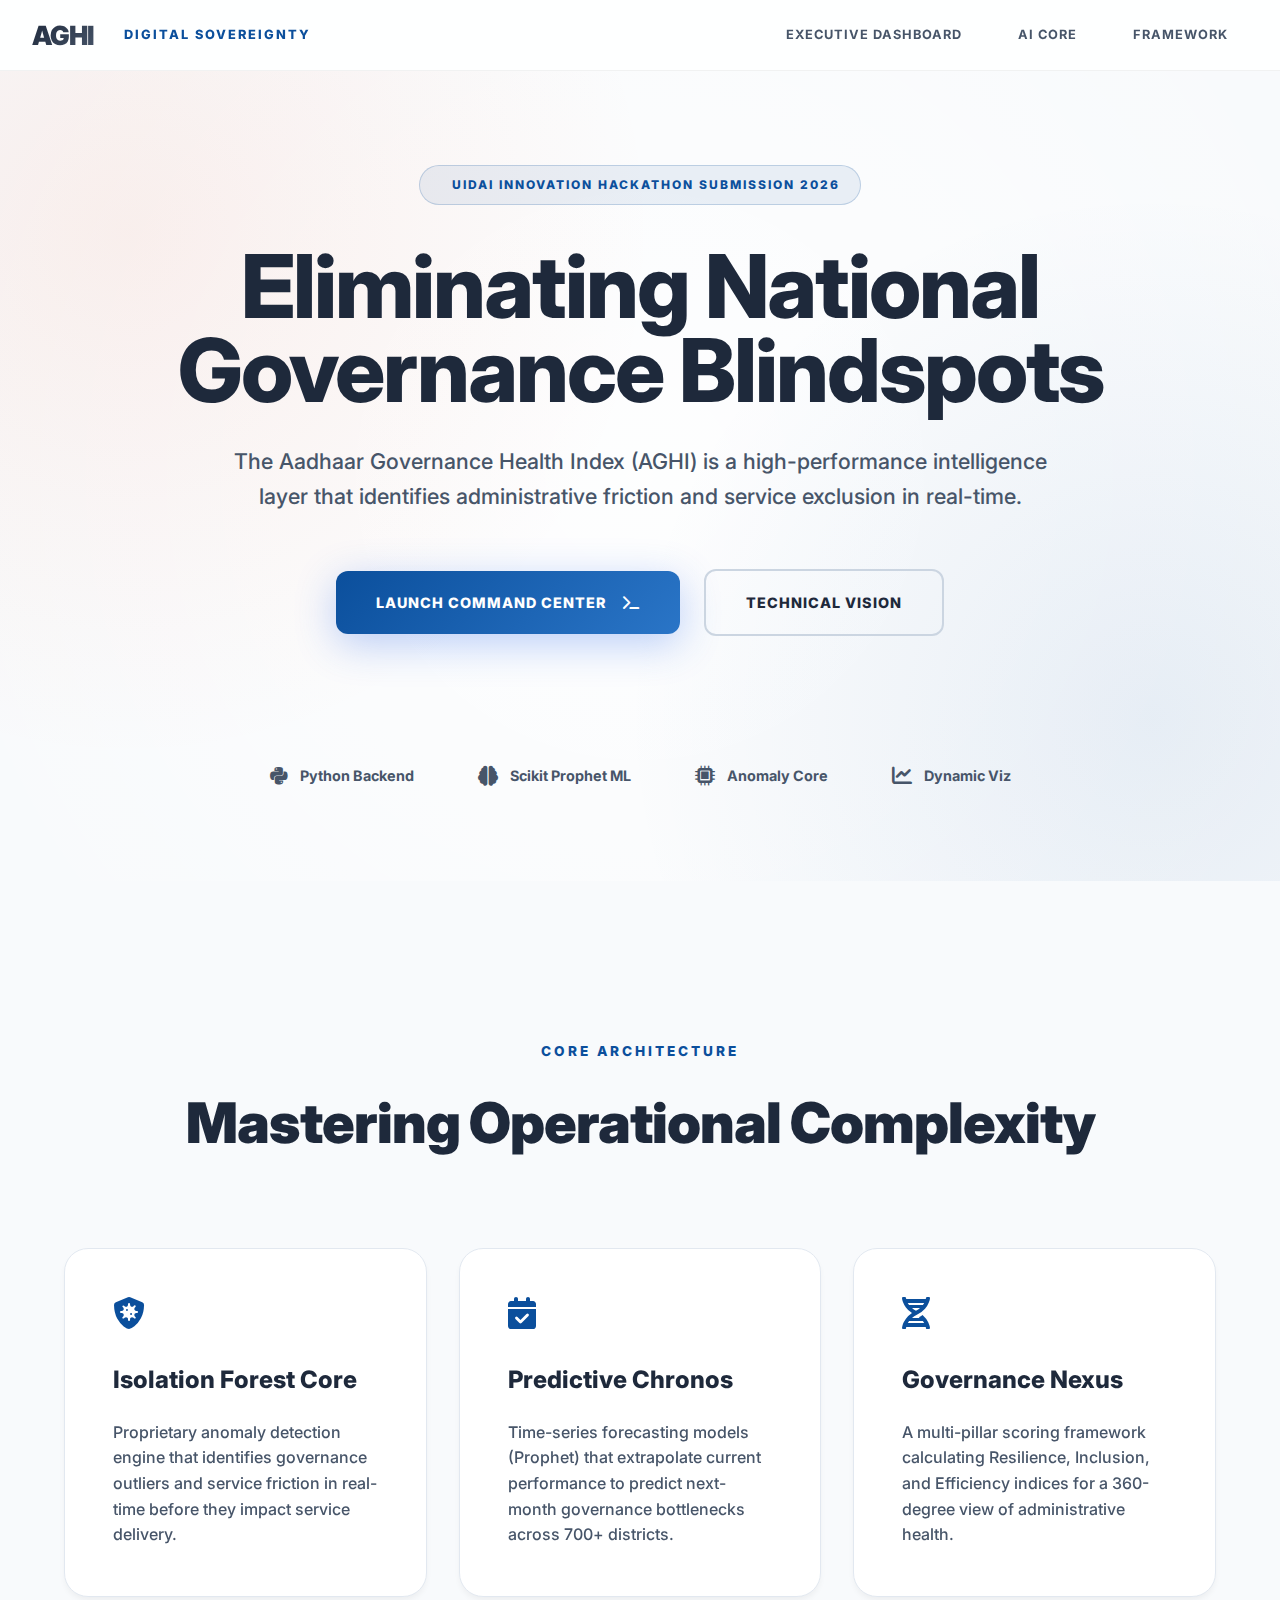
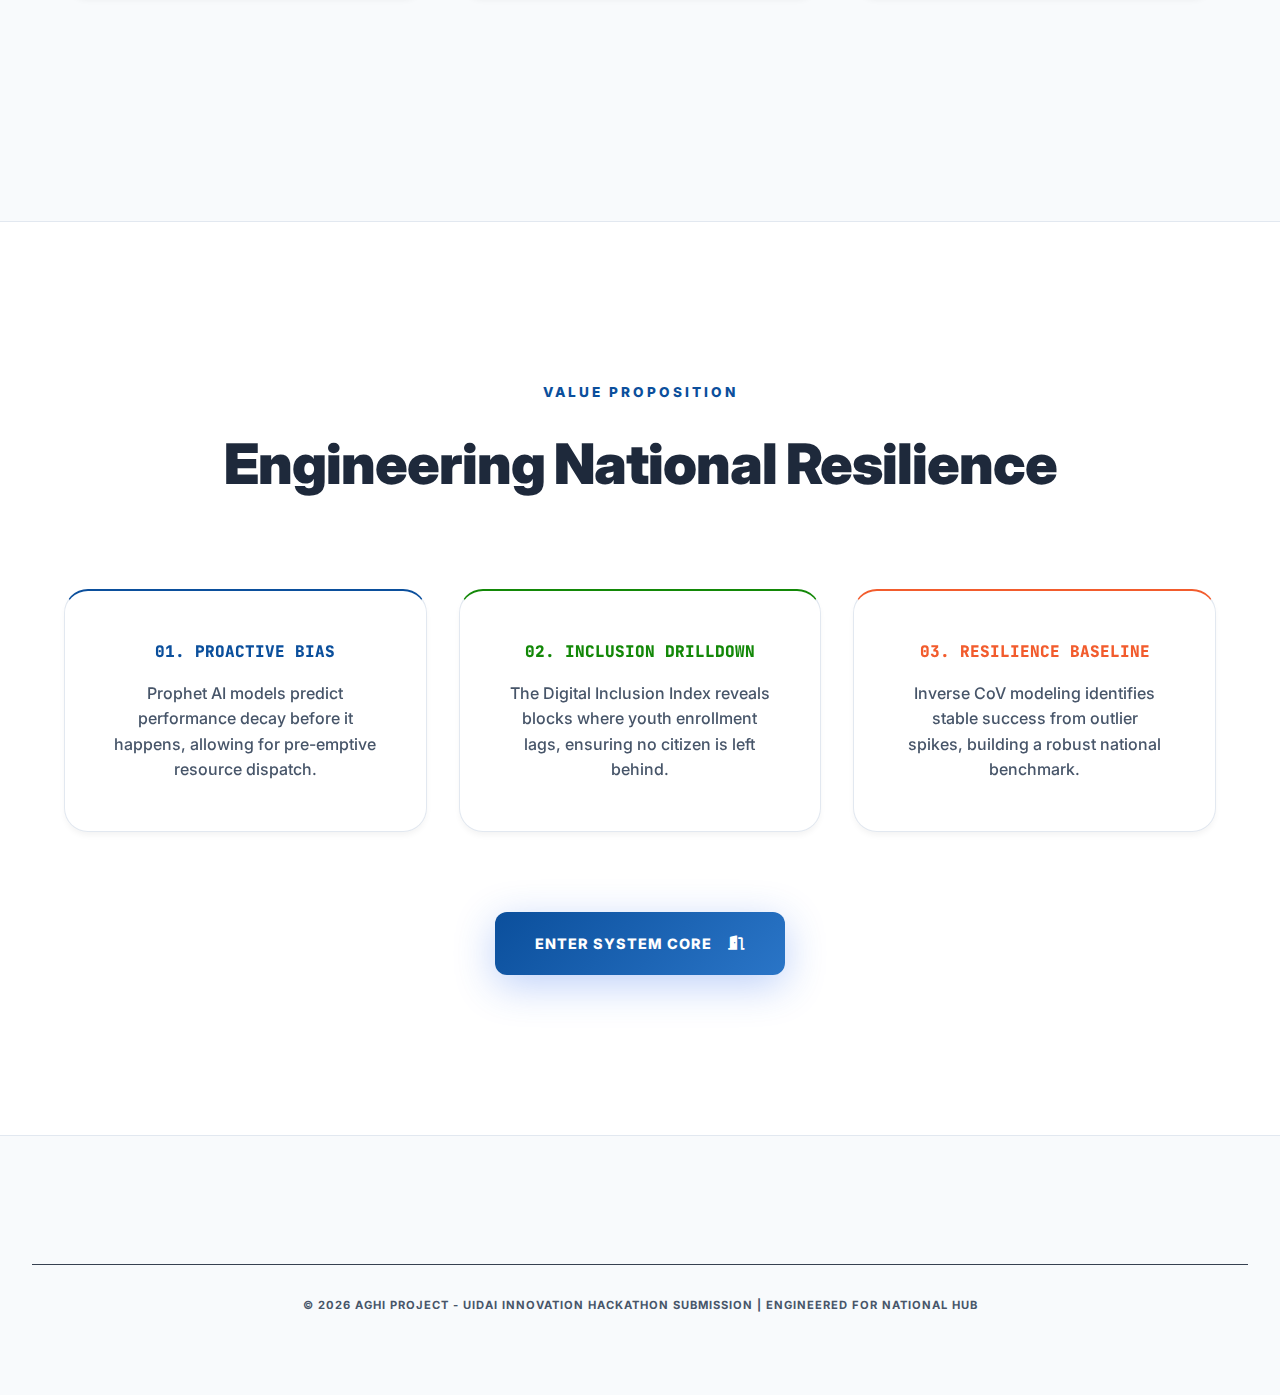
<file: frontend/index.html>
<!DOCTYPE html>
<html lang="en">
<head>
    <meta charset="UTF-8">
    <meta name="viewport" content="width=device-width, initial-scale=1.0">
    <title>AGHI | AI-Powered GovTech Intelligence</title>
    <link href="https://cdnjs.cloudflare.com/ajax/libs/font-awesome/6.0.0/css/all.min.css" rel="stylesheet">
    <link href="https://fonts.googleapis.com/css2?family=Outfit:wght@300;400;500;600;700;800&family=Inter:wght@300;400;600;800&family=JetBrains+Mono:wght@400;700&display=swap" rel="stylesheet">
    <link href="css/style.css" rel="stylesheet">
    <link href="css/extensions.css" rel="stylesheet">
    <style>
        body {
            scroll-behavior: smooth;
        }

        .hero-v2 {
            min-height: 90vh;
            display: flex;
            align-items: center;
            justify-content: center;
            padding: 4rem 2rem;
            position: relative;
            overflow: hidden;
            background: 
                radial-gradient(circle at 10% 20%, rgba(242, 92, 45, 0.08) 0%, transparent 40%),
                radial-gradient(circle at 90% 80%, rgba(11, 79, 156, 0.08) 0%, transparent 40%),
                radial-gradient(circle at 50% 50%, rgba(255, 255, 255, 0.8) 0%, transparent 100%);
        }

        .hero-v2::before {
            content: '';
            position: absolute;
            top: 0; left: 0; right: 0; bottom: 0;
            background: url('https://www.transparenttextures.com/patterns/carbon-fibre.png');
            opacity: 0.03;
            pointer-events: none;
        }

        .hero-inner {
            max-width: 1200px;
            text-align: center;
            z-index: 10;
        }

        .badge-ai {
            display: inline-flex;
            align-items: center;
            gap: 0.75rem;
            background: rgba(11, 79, 156, 0.08);
            border: 1px solid rgba(11, 79, 156, 0.2);
            padding: 0.6rem 1.25rem;
            border-radius: 999px;
            font-size: 0.75rem;
            font-weight: 800;
            color: var(--primary-color);
            margin-bottom: 2.5rem;
            text-transform: uppercase;
            letter-spacing: 2px;
        }

        .hero-title-v2 {
            font-size: clamp(3rem, 8vw, 5.5rem);
            font-weight: 800;
            line-height: 0.95;
            margin-bottom: 2rem;
            color: var(--dark-color);
            background: none;
            -webkit-text-fill-color: initial;
            letter-spacing: -2px;
        }

        .hero-p {
            font-size: 1.35rem;
            color: var(--gray-color);
            max-width: 850px;
            margin: 0 auto 3.5rem;
            line-height: 1.6;
            font-weight: 500;
        }

        .cta-group {
            display: flex;
            gap: 1.5rem;
            justify-content: center;
            align-items: center;
        }

        .btn-launch {
            background: var(--primary-gradient);
            padding: 1.25rem 2.5rem;
            border-radius: 12px;
            font-weight: 800;
            display: flex;
            align-items: center;
            gap: 1rem;
            transition: 0.4s;
            box-shadow: 0 10px 40px rgba(37, 99, 235, 0.3);
            border: none;
            text-decoration: none;
            color: #fff;
            text-transform: uppercase;
            letter-spacing: 1px;
            font-size: 0.9rem;
        }

        .btn-launch:hover {
            transform: translateY(-5px) scale(1.02);
            box-shadow: 0 15px 50px rgba(37, 99, 235, 0.5);
        }

        .btn-outline {
            border: 2px solid #cbd5e1;
            padding: 1.25rem 2.5rem;
            border-radius: 12px;
            font-weight: 800;
            transition: 0.3s;
            text-decoration: none;
            color: var(--dark-color);
            background: transparent;
            text-transform: uppercase;
            letter-spacing: 1px;
            font-size: 0.9rem;
        }

        .btn-outline:hover {
            background: #cbd5e1;
            border-color: #cbd5e1;
            color: var(--dark-color);
        }

        .grid-hack {
            display: grid;
            grid-template-columns: repeat(3, 1fr);
            gap: 2rem;
            max-width: 1400px;
            margin: 4rem auto;
            padding: 0 2rem;
        }

        .hack-card {
            background: #fff;
            backdrop-filter: blur(20px);
            border: 1px solid #e2e8f0;
            padding: 3rem;
            border-radius: 24px;
            transition: 0.4s;
            box-shadow: 0 4px 6px -1px rgba(0, 0, 0, 0.05);
        }

        .hack-card:hover { 
            border-color: var(--primary-color); 
            transform: translateY(-8px);
            background: rgba(30, 41, 59, 1);
        }

        .hack-card i {
            font-size: 2rem;
            margin-bottom: 2rem;
            color: var(--primary-color);
            display: block;
        }

        .hack-card h3 { 
            font-size: 1.5rem; 
            font-weight: 800; 
            margin-bottom: 1.25rem; 
            color: var(--dark-color);
        }

        .hack-card p {
            color: var(--gray-color);
            line-height: 1.6;
            font-weight: 500;
        }

        .section-tag {
            text-align: center;
            color: var(--primary-color);
            font-weight: 800;
            text-transform: uppercase;
            letter-spacing: 3px;
            margin-bottom: 1rem;
            font-size: 0.85rem;
        }

        .section-title-big {
            text-align: center;
            font-size: 3.5rem;
            font-weight: 900;
            margin-bottom: 5rem;
            color: var(--dark-color);
            background: none;
            -webkit-text-fill-color: initial;
            letter-spacing: -1px;
        }

        .tech-stack {
            display: flex;
            justify-content: center;
            gap: 4rem;
            margin-top: 8rem;
            flex-wrap: wrap;
        }

        .tech-item { 
            display: flex; 
            align-items: center; 
            gap: 0.75rem; 
            font-weight: 700; 
            color: var(--gray-color);
            font-size: 0.9rem;
            transition: 0.3s;
        }

        .tech-item:hover { color: #fff; }
        .tech-item i { font-size: 1.25rem; }
    </style>
</head>
<body>
    <nav class="navbar">
        <div class="nav-container">
            <div class="nav-brand">
                <div class="brand-logo">AGHI</div>
                <span class="brand-divider">|</span>
                <span class="page-title">Digital Sovereignty</span>
            </div>
            <div class="nav-links">
                <a href="dashboard.html" class="nav-link">Executive Dashboard</a>
                <a href="insights.html" class="nav-link">AI Core</a>
                <a href="methodology.html" class="nav-link">Framework</a>
            </div>
        </div>
    </nav>

    <header class="hero-v2">
        <div class="hero-inner">
            <div class="badge-ai">
                <i class="fas fa-sparkles"></i>
                UIDAI Innovation Hackathon Submission 2026
            </div>
            <h1 class="hero-title-v2">Eliminating National Governance Blindspots</h1>
            <p class="hero-p">
                The Aadhaar Governance Health Index (AGHI) is a high-performance intelligence layer that identifies administrative friction and service exclusion in real-time.
            </p>
            <div class="cta-group">
                <a href="dashboard.html" class="btn-launch">
                    LAUNCH COMMAND CENTER <i class="fas fa-terminal"></i>
                </a>
                <a href="#vision" class="btn-outline">TECHNICAL VISION</a>
            </div>

            <div class="tech-stack">
                <div class="tech-item"><i class="fab fa-python"></i> Python Backend</div>
                <div class="tech-item"><i class="fas fa-brain"></i> Scikit Prophet ML</div>
                <div class="tech-item"><i class="fas fa-microchip"></i> Anomaly Core</div>
                <div class="tech-item"><i class="fas fa-chart-line"></i> Dynamic Viz</div>
            </div>
        </div>
    </header>

    <section id="vision" style="padding: 10rem 2rem;">
        <div class="section-tag">Core Architecture</div>
        <h2 class="section-title-big">Mastering Operational Complexity</h2>
        
        <div class="grid-hack">
            <div class="hack-card">
                <i class="fas fa-shield-virus"></i>
                <h3>Isolation Forest Core</h3>
                <p>Proprietary anomaly detection engine that identifies governance outliers and service friction in real-time before they impact service delivery.</p>
            </div>
            <div class="hack-card">
                <i class="fas fa-calendar-check"></i>
                <h3>Predictive Chronos</h3>
                <p>Time-series forecasting models (Prophet) that extrapolate current performance to predict next-month governance bottlenecks across 700+ districts.</p>
            </div>
            <div class="hack-card">
                <i class="fas fa-dna"></i>
                <h3>Governance Nexus</h3>
                <p>A multi-pillar scoring framework calculating Resilience, Inclusion, and Efficiency indices for a 360-degree view of administrative health.</p>
            </div>
        </div>
    </section>

    <section style="background: #ffffff; padding: 10rem 2rem; text-align: center; border-top: 1px solid var(--border-color);">
        <div class="section-tag">Value Proposition</div>
        <h2 class="section-title-big">Engineering National Resilience</h2>
        
        <div class="grid-hack" style="margin-bottom: 5rem;">
            <div class="hack-card" style="border-top: 2px solid var(--primary-color);">
                <h4 style="color: var(--primary-color); font-weight: 900; margin-bottom: 1rem; font-family: 'JetBrains Mono'">01. PROACTIVE BIAS</h4>
                <p>Prophet AI models predict performance decay before it happens, allowing for pre-emptive resource dispatch.</p>
            </div>
            <div class="hack-card" style="border-top: 2px solid var(--secondary-color);">
                <h4 style="color: var(--secondary-color); font-weight: 900; margin-bottom: 1rem; font-family: 'JetBrains Mono'">02. INCLUSION DRILLDOWN</h4>
                <p>The Digital Inclusion Index reveals blocks where youth enrollment lags, ensuring no citizen is left behind.</p>
            </div>
            <div class="hack-card" style="border-top: 2px solid var(--accent-color);">
                <h4 style="color: var(--accent-color); font-weight: 900; margin-bottom: 1rem; font-family: 'JetBrains Mono'">03. RESILIENCE BASELINE</h4>
                <p>Inverse CoV modeling identifies stable success from outlier spikes, building a robust national benchmark.</p>
            </div>
        </div>

        <a href="dashboard.html" class="btn-launch" style="width: fit-content; margin: 0 auto;">
            ENTER SYSTEM CORE <i class="fas fa-door-open"></i>
        </a>
    </section>

    <footer class="footer" style="background: transparent; border-top: 1px solid var(--border-color); padding: 5rem 2rem;">
        <div class="footer-bottom">
            <p style="color: var(--gray-color); letter-spacing: 1px; font-weight: 700; text-transform: uppercase; font-size: 0.7rem;">
                © 2026 AGHI Project - UIDAI Innovation Hackathon Submission | Engineered for National Hub
            </p>
        </div>
    </footer>
</body>
</html>
</file>
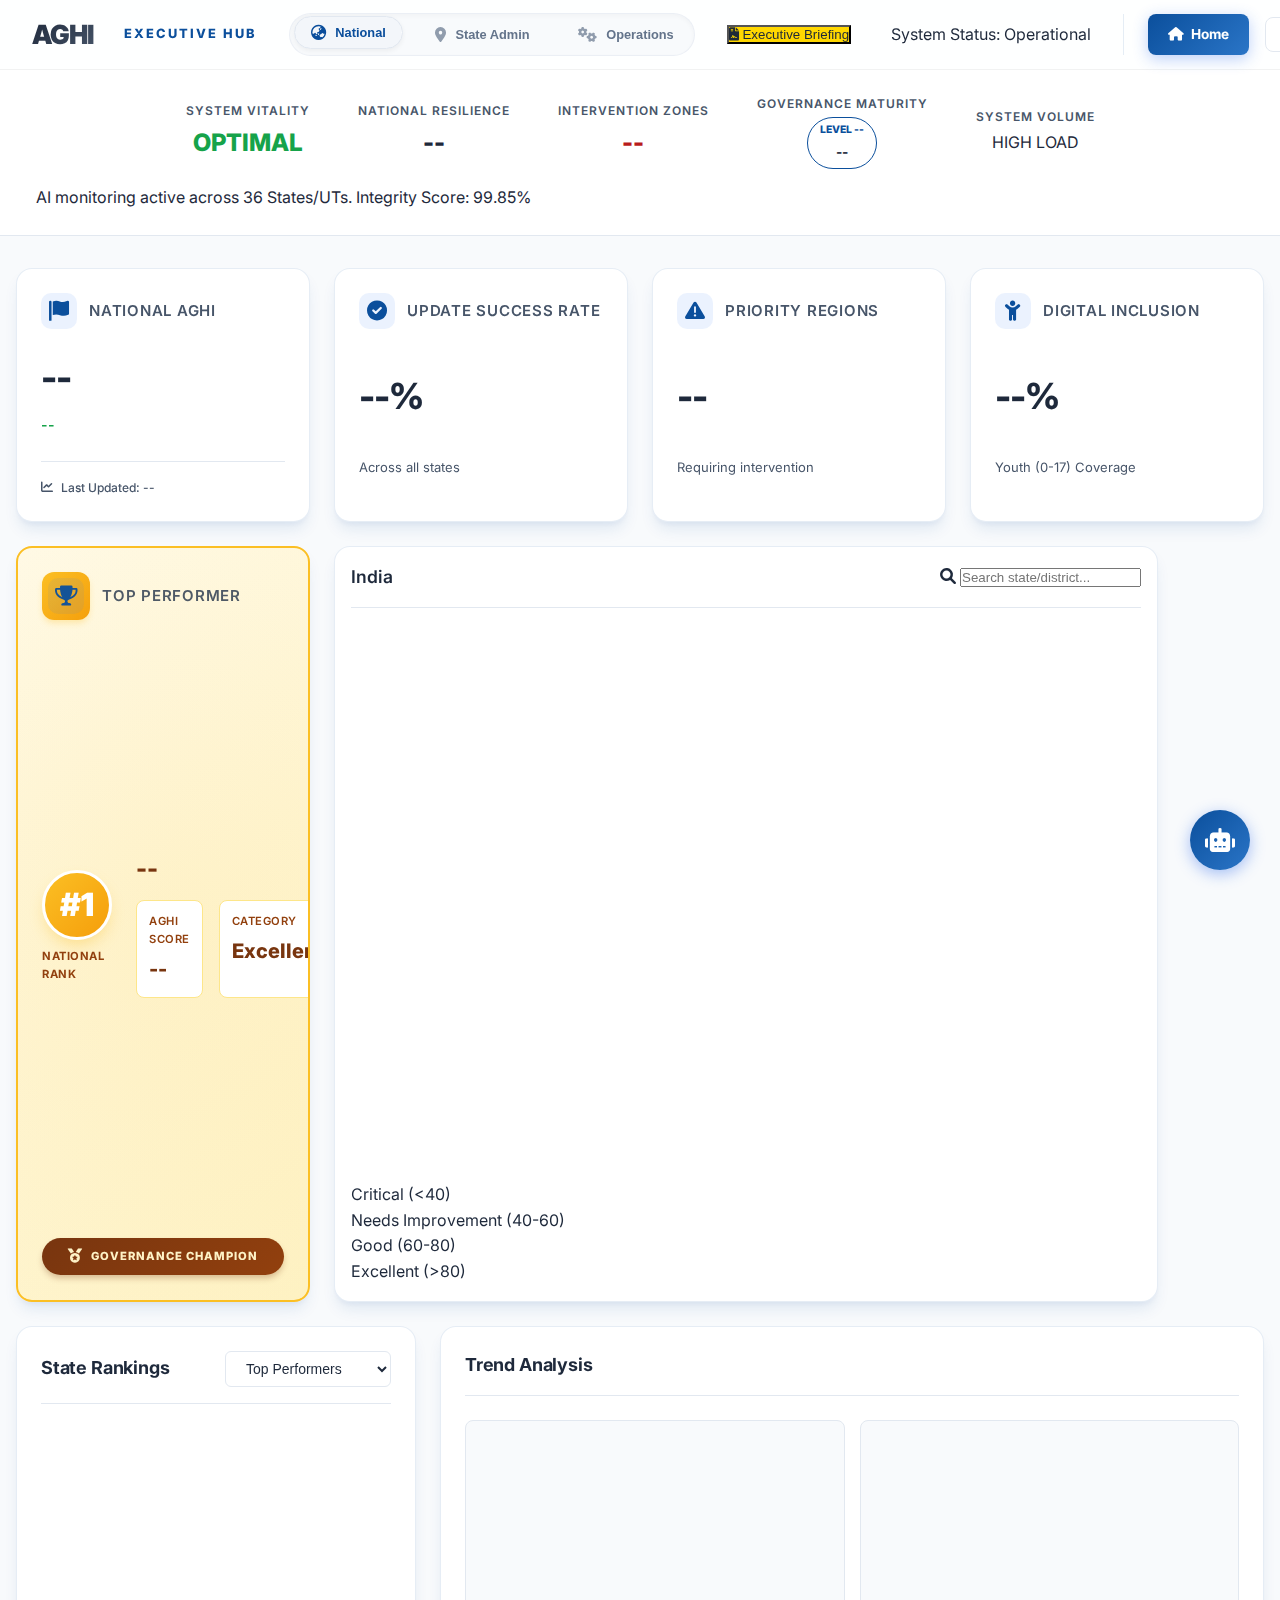
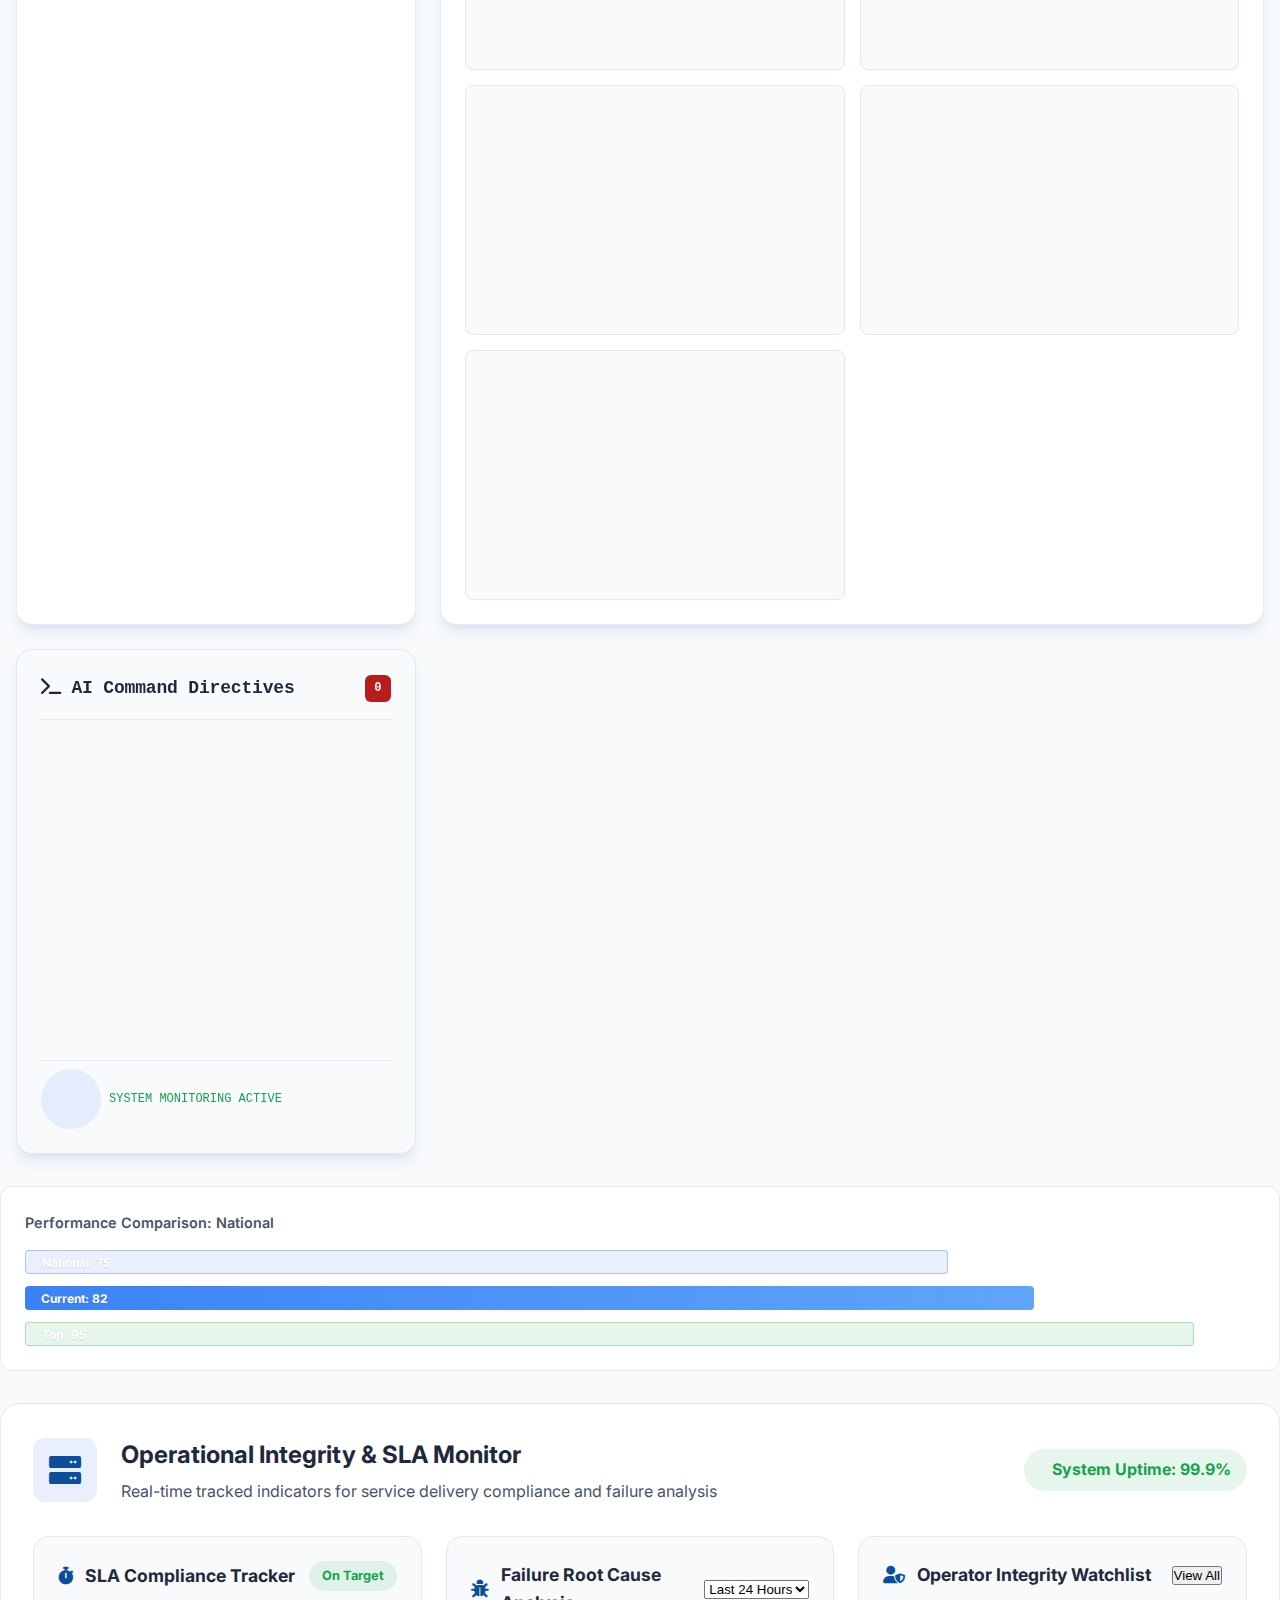
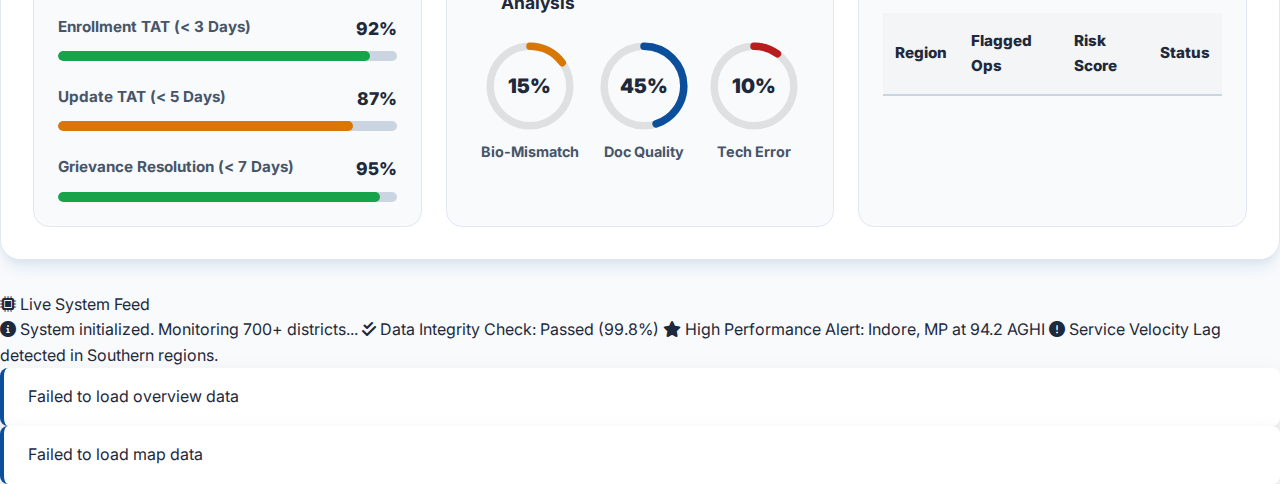
<file: frontend/dashboard.html>
<!DOCTYPE html>
<html lang="en">
<head>
    <meta charset="UTF-8">
    <meta name="viewport" content="width=device-width, initial-scale=1.0">
    <title>AGHI Dashboard - National Overview</title>
    <link href="https://cdnjs.cloudflare.com/ajax/libs/font-awesome/6.0.0/css/all.min.css" rel="stylesheet">
    <link href="https://fonts.googleapis.com/css2?family=Inter:wght@300;400;500;600;700&display=swap" rel="stylesheet">
    <script src="https://cdn.plot.ly/plotly-2.24.1.min.js"></script>
    <link href="css/style.css" rel="stylesheet">
    <link href="css/extensions.css" rel="stylesheet">
    <link href="css/top-performer.css" rel="stylesheet">
</head>
<body>
    <!-- Navigation -->
    <nav class="navbar">
        <div class="nav-container">
            <div class="nav-brand">
                <div class="brand-logo">AGHI</div>
                <span class="brand-divider">|</span>
                <span class="page-title">Executive Hub</span>
            </div>
            <div class="persona-switcher">
                <button class="persona-btn active" onclick="dashboard.setPersona('national')" data-persona="national" title="National Overview">
                    <i class="fas fa-globe-asia"></i> <span>National</span>
                </button>
                <button class="persona-btn" onclick="dashboard.setPersona('state')" data-persona="state" title="State Admin View">
                    <i class="fas fa-map-marker-alt"></i> <span>State Admin</span>
                </button>
                <button class="persona-btn" onclick="dashboard.setPersona('ops')" data-persona="ops" title="Operations Manager">
                    <i class="fas fa-cogs"></i> <span>Operations</span>
                </button>
            </div>
            <div class="nav-links">
                <button id="generateBriefing" class="btn-primary" style="margin-right: 1.5rem;">
                    <i class="fas fa-file-contract"></i> Executive Briefing
                </button>
                <div class="live-signal-container">
                    <div class="live-signal-orb"></div>
                    <div class="live-signal-text">System Status: <span id="signalStatus">Operational</span></div>
                </div>
                <div class="nav-controls">
                    <a href="/" class="nav-btn" title="Back to Home" style="text-decoration: none; display: inline-flex; align-items: center; justify-content: center; gap: 0.5rem;">
                        <i class="fas fa-home"></i> Home
                    </a>
                    <select id="stateFilter" class="nav-select" onchange="dashboard.handleStateChange(this.value)">
                        <option value="National">National View</option>
                    </select>
                    <button id="refreshBtn" class="nav-btn" title="Reload latest data from CSV files">
                        <i class="fas fa-sync-alt"></i> Refresh
                    </button>
                </div>
            </div>
        </div>
    </nav>



    <!-- National Intelligence Header -->
    <div class="national-summary-header">
        <div class="summary-meta">
            <div class="meta-item">
                <span class="label">System Vitality</span>
                <span class="value excellent">OPTIMAL</span>
            </div>
            <div class="meta-item">
                <span class="label">National Resilience</span>
                <span class="value" id="nationalResilience">--</span>
            </div>
            <div class="meta-item">
                <span class="label">Intervention Zones</span>
                <span class="value critical" id="interventionZones">--</span>
            </div>
            <div class="meta-item maturity-meta">
                <span class="label">Governance Maturity</span>
                <div class="maturity-badge" id="maturityBadge">
                    <span class="maturity-level">LEVEL --</span>
                    <span class="maturity-text">--</span>
                </div>
            </div>
            <div class="meta-item volume-meta">
                <span class="label">System Volume</span>
                <div class="volume-bar-wrap">
                    <div class="volume-bar-fill" id="volumeBar" style="width: 78%"></div>
                    <span class="volume-val">HIGH LOAD</span>
                </div>
            </div>
        </div>
        <div class="summary-tagline">
            <i class="fas fa-shield-check"></i>
            <span>AI monitoring active across 36 States/UTs. Integrity Score: 99.85%</span>
        </div>
    </div>

    <!-- Dashboard Content -->
    <div class="dashboard-container">
        <!-- KPI Cards -->
        <div class="kpi-card">
            <div class="kpi-header">
                <i class="fas fa-flag"></i>
                <h3>National AGHI</h3>
            </div>
            <div class="kpi-value" id="nationalAGHI">--</div>
            <div class="kpi-change" id="nationalChange">--</div>
            <div class="kpi-trend">
                <i class="fas fa-chart-line"></i>
                <span>Last Updated: <span id="lastUpdated">--</span></span>
            </div>
            <div class="heartbeat-wrap"><div class="heartbeat-line"></div></div>
        </div>
        
        <div class="kpi-card">
            <div class="kpi-header">
                <i class="fas fa-check-circle"></i>
                <h3>Update Success Rate</h3>
            </div>
            <div class="kpi-value" id="updateRate">--%</div>
            <div class="kpi-subtext">Across all states</div>
            <div class="heartbeat-wrap"><div class="heartbeat-line"></div></div>
        </div>
        
        <div class="kpi-card">
            <div class="kpi-header">
                <i class="fas fa-exclamation-triangle"></i>
                <h3>Priority Regions</h3>
            </div>
            <div class="kpi-value" id="priorityRegions">--</div>
            <div class="kpi-subtext">Requiring intervention</div>
            <div class="heartbeat-wrap"><div class="heartbeat-line"></div></div>
        </div>
        
        <div class="kpi-card">
            <div class="kpi-header">
                <i class="fas fa-child"></i>
                <h3>Digital Inclusion</h3>
            </div>
            <div class="kpi-value" id="inclusionScore">--%</div>
            <div class="kpi-subtext">Youth (0-17) Coverage</div>
            <div class="heartbeat-wrap"><div class="heartbeat-line"></div></div>
        </div>
        
        <div class="kpi-card top-performer-special">
            <div class="kpi-header">
                <div class="icon-wrap-gold"><i class="fas fa-trophy"></i></div>
                <h3>Top Performer</h3>
            </div>
            <div class="performer-display">
                <div class="performer-rank-section">
                    <div class="rank-badge-large">#1</div>
                    <div class="rank-label">National Rank</div>
                </div>
                <div class="performer-details">
                    <div class="performer-name" id="topState">--</div>
                    <div class="performer-metrics">
                        <div class="metric-item">
                            <div class="metric-label">AGHI Score</div>
                            <div class="metric-value" id="topScore">--</div>
                        </div>
                        <div class="metric-item">
                            <div class="metric-label">Category</div>
                            <div class="metric-value" id="topCategory">Excellent</div>
                        </div>
                    </div>
                </div>
            </div>
            <div class="performer-status-tag"><i class="fas fa-medal"></i> GOVERNANCE CHAMPION</div>
        </div>
        
        <!-- Map -->
        <div class="map-container lg-column">
            <div class="chart-header">
                <div class="breadcrumb-nav" id="mapBreadcrumb">
                    <span class="breadcrumb-item active" data-view="National">India</span>
                </div>
                <div class="chart-controls">
                    <div class="search-box">
                        <i class="fas fa-search"></i>
                        <input type="text" id="mapSearch" placeholder="Search state/district...">
                    </div>
                </div>
            </div>
            <div id="indiaMap" style="height: 550px; width: 100%;"></div>
            <div class="map-legend">
                <div class="legend-item"><span class="dot critical"></span> Critical (<40)</div>
                <div class="legend-item"><span class="dot warning"></span> Needs Improvement (40-60)</div>
                <div class="legend-item"><span class="dot good"></span> Good (60-80)</div>
                <div class="legend-item"><span class="dot excellent"></span> Excellent (>80)</div>
            </div>
        </div>
        
        <!-- Rankings -->
        <div class="ranking-container sm-column">
            <div class="chart-header">
                <h3>State Rankings</h3>
                <div class="chart-controls">
                    <select id="rankingType" class="chart-select">
                        <option value="top">Top Performers</option>
                        <option value="bottom">Priority States</option>
                    </select>
                </div>
            </div>
            <div id="rankingList" class="ranking-list"></div>
        </div>
        
        <!-- Trend Chart -->
        <div class="trend-container lg-column">
            <div class="chart-header">
                <h3 id="trendHeader">Trend Analysis</h3>
                <div class="chart-controls">
                    <select id="trendState" class="chart-select" onchange="dashboard.handleStateChange(this.value)">
                        <option value="National">National</option>
                    </select>
                    <select id="trendDistrict" class="chart-select" style="display: none;" onchange="dashboard.loadTrends()">
                        <option value="">All Districts</option>
                    </select>
                </div>
            </div>
            <div class="trend-grid">
                <div class="trend-grid-item" id="trendChart-aghi"></div>
                <div class="trend-grid-item" id="trendChart-enrollment"></div>
                <div class="trend-grid-item" id="trendChart-total_updates"></div>
                <div class="trend-grid-item" id="trendChart-demo_updates"></div>
                <div class="trend-grid-item" id="trendChart-bio_updates"></div>
            </div>
        </div>
        
        <!-- AI Directives Terminal -->
        <div class="alert-container sm-column terminal-style">
            <div class="chart-header">
                <h3><i class="fas fa-terminal"></i> AI Command Directives</h3>
                <span class="badge" id="alertCount">0</span>
            </div>
            <div id="alertList" class="alert-list-terminal"></div>
            <div class="terminal-footer">
                <span class="pulse-icon small"></span> SYSTEM MONITORING ACTIVE
            </div>
        </div>
    </div>

    <!-- Comparative Performance Bar -->
    <div class="comparative-bar-wrap">
        <div class="comp-label">Performance Comparison: <span id="compStateName">National</span></div>
        <div class="performance-bar-container">
            <div class="p-bar national" id="barNational" style="width: 75%"><span class="p-val">National: 75</span></div>
            <div class="p-bar current" id="barCurrent" style="width: 82%"><span class="p-val">Current: 82</span></div>
            <div class="p-bar top" id="barTop" style="width: 95%"><span class="p-val">Top: 95</span></div>
        </div>
    </div>

    <!-- AI Innovation Lab -->
    <!-- Critical Operations Monitor -->
    <section class="critical-ops-section">
        <div class="ops-header">
            <div class="ops-title">
                <i class="fas fa-server"></i>
                <div>
                    <h2>Operational Integrity & SLA Monitor</h2>
                    <p>Real-time tracked indicators for service delivery compliance and failure analysis</p>
                </div>
            </div>
            <div class="ops-status">
                <div class="status-indicator">
                    <span class="pulse-dot green"></span>
                    <span>System Uptime: 99.9%</span>
                </div>
            </div>
        </div>

        <div class="ops-grid">
            <!-- SLA Compliance Module -->
            <div class="ops-card sla-card">
                <div class="card-header">
                    <h3><i class="fas fa-stopwatch"></i> SLA Compliance Tracker</h3>
                    <span class="badge badge-success">On Target</span>
                </div>
                <div class="sla-metrics">
                    <div class="sla-item">
                        <div class="sla-label">
                            <span>Enrollment TAT (< 3 Days)</span>
                            <span class="sla-val">92%</span>
                        </div>
                        <div class="sla-progress">
                            <div class="sla-bar" style="width: 92%"></div>
                        </div>
                    </div>
                    <div class="sla-item">
                        <div class="sla-label">
                            <span>Update TAT (< 5 Days)</span>
                            <span class="sla-val">87%</span>
                        </div>
                        <div class="sla-progress">
                            <div class="sla-bar warning" style="width: 87%"></div>
                        </div>
                    </div>
                    <div class="sla-item">
                        <div class="sla-label">
                            <span>Grievance Resolution (< 7 Days)</span>
                            <span class="sla-val">95%</span>
                        </div>
                        <div class="sla-progress">
                            <div class="sla-bar" style="width: 95%"></div>
                        </div>
                    </div>
                </div>
            </div>

            <!-- Failure Analysis Module -->
            <div class="ops-card failure-card">
                <div class="card-header">
                    <h3><i class="fas fa-bug"></i> Failure Root Cause Analysis</h3>
                    <div class="card-actions">
                        <select class="ops-select">
                            <option>Last 24 Hours</option>
                        </select>
                    </div>
                </div>
                <div class="failure-chart-wrap">
                    <div class="failure-stat">
                        <div class="f-ring">
                            <svg viewBox="0 0 36 36" class="circular-chart orange">
                                <path class="circle-bg" d="M18 2.0845 a 15.9155 15.9155 0 0 1 0 31.831 a 15.9155 15.9155 0 0 1 0 -31.831" />
                                <path class="circle" stroke-dasharray="15, 100" d="M18 2.0845 a 15.9155 15.9155 0 0 1 0 31.831 a 15.9155 15.9155 0 0 1 0 -31.831" />
                            </svg>
                            <div class="f-inc">15%</div>
                        </div>
                        <span>Bio-Mismatch</span>
                    </div>
                    <div class="failure-stat">
                        <div class="f-ring">
                            <svg viewBox="0 0 36 36" class="circular-chart blue">
                                <path class="circle-bg" d="M18 2.0845 a 15.9155 15.9155 0 0 1 0 31.831 a 15.9155 15.9155 0 0 1 0 -31.831" />
                                <path class="circle" stroke-dasharray="45, 100" d="M18 2.0845 a 15.9155 15.9155 0 0 1 0 31.831 a 15.9155 15.9155 0 0 1 0 -31.831" />
                            </svg>
                            <div class="f-inc">45%</div>
                        </div>
                        <span>Doc Quality</span>
                    </div>
                    <div class="failure-stat">
                        <div class="f-ring">
                            <svg viewBox="0 0 36 36" class="circular-chart red">
                                <path class="circle-bg" d="M18 2.0845 a 15.9155 15.9155 0 0 1 0 31.831 a 15.9155 15.9155 0 0 1 0 -31.831" />
                                <path class="circle" stroke-dasharray="10, 100" d="M18 2.0845 a 15.9155 15.9155 0 0 1 0 31.831 a 15.9155 15.9155 0 0 1 0 -31.831" />
                            </svg>
                            <div class="f-inc">10%</div>
                        </div>
                        <span>Tech Error</span>
                    </div>
                </div>
            </div>

            <!-- Operator Watchlist Module -->
            <div class="ops-card watchlist-card">
                <div class="card-header">
                    <h3><i class="fas fa-user-shield"></i> Operator Integrity Watchlist</h3>
                    <button class="btn-xs">View All</button>
                </div>
                <div class="watchlist-table-wrap">
                    <table class="watchlist-table">
                        <thead>
                            <tr>
                                <th>Region</th>
                                <th>Flagged Ops</th>
                                <th>Risk Score</th>
                                <th>Status</th>
                            </tr>
                        </thead>
                        <tbody id="operatorWatchlist">
                            <!-- Populated via JS -->
                        </tbody>
                    </table>
                </div>
            </div>
        </div>
    </section>

    <!-- Executive Briefing Modal -->
    <div id="briefingModal" class="modal">
        <div class="modal-content briefing-content">
            <div class="modal-header">
                <div class="briefing-title">
                    <i class="fas fa-file-invoice"></i>
                    <div><h2>Executive Briefing Report</h2><span id="briefingTarget">Target: National</span></div>
                </div>
                <button class="close-modal">&times;</button>
            </div>
            <div class="modal-body" id="briefingBody">
                <div class="loading-spinner"><i class="fas fa-circle-notch fa-spin"></i> <span>AI is synthesizing the report...</span></div>
            </div>
            <div class="modal-footer"><button class="btn-secondary" onclick="window.print()"><i class="fas fa-print"></i> Print Report</button></div>
        </div>
    </div>

    <!-- AI Assistant Widget -->
    <div class="chat-widget">
        <button class="chat-toggle-btn" onclick="dashboard.toggleChat()">
            <i class="fas fa-robot"></i>
        </button>
        <div class="chat-window" id="aiChatWindow">
            <div class="chat-header">
                <i class="fas fa-brain"></i>
                <span>AGHI Assistant</span>
                <i class="fas fa-times" style="margin-left: auto; cursor: pointer;" onclick="dashboard.toggleChat()"></i>
            </div>
            <div class="chat-body" id="chatBody">
                <div class="chat-msg bot">
                    Hello! I am AGHI, your AI insights companion. Ask me to "Show Maharashtra" or "Analyze Enrollment".
                </div>
            </div>
            <div class="chat-suggestions">
                <div class="suggestion-chip" onclick="dashboard.handleSuggestion('Show me National')">National View</div>
                <div class="suggestion-chip" onclick="dashboard.handleSuggestion('Show me Maharashtra')">State Admin</div>
                <div class="suggestion-chip" onclick="dashboard.handleSuggestion('Alert Critical Ops')">Critical Ops</div>
                <div class="suggestion-chip" onclick="dashboard.handleSuggestion('Generate Executive Briefing')">Gen Report</div>
            </div>
            <div class="chat-input-area">
                <input type="text" class="chat-input" id="chatInput" placeholder="Ask anything..." onkeypress="if(event.key==='Enter') dashboard.handleChat()">
                <button class="chat-send-btn" onclick="dashboard.handleChat()">
                    <i class="fas fa-paper-plane"></i>
                </button>
            </div>
        </div>
    </div>

    <!-- Strategic Intelligence Ticker -->
    <footer class="intelligence-ticker">
        <div class="ticker-label">
            <i class="fas fa-microchip"></i>
            <span>Live System Feed</span>
        </div>
        <div class="ticker-wrap">
            <div class="ticker-move" id="liveTicker">
                <span class="ticker-item"><i class="fas fa-info-circle"></i> System initialized. Monitoring 700+ districts...</span>
                <span class="ticker-item"><i class="fas fa-check-double"></i> Data Integrity Check: Passed (99.8%)</span>
                <span class="ticker-item"><i class="fas fa-star"></i> High Performance Alert: Indore, MP at 94.2 AGHI</span>
                <span class="ticker-item"><i class="fas fa-exclamation-circle"></i> Service Velocity Lag detected in Southern regions.</span>
            </div>
        </div>
    </footer>

    <script src="js/api.js?v=4.1"></script>
    <script src="js/dashboard.js?v=4.1"></script>
</body>
</html>
</file>
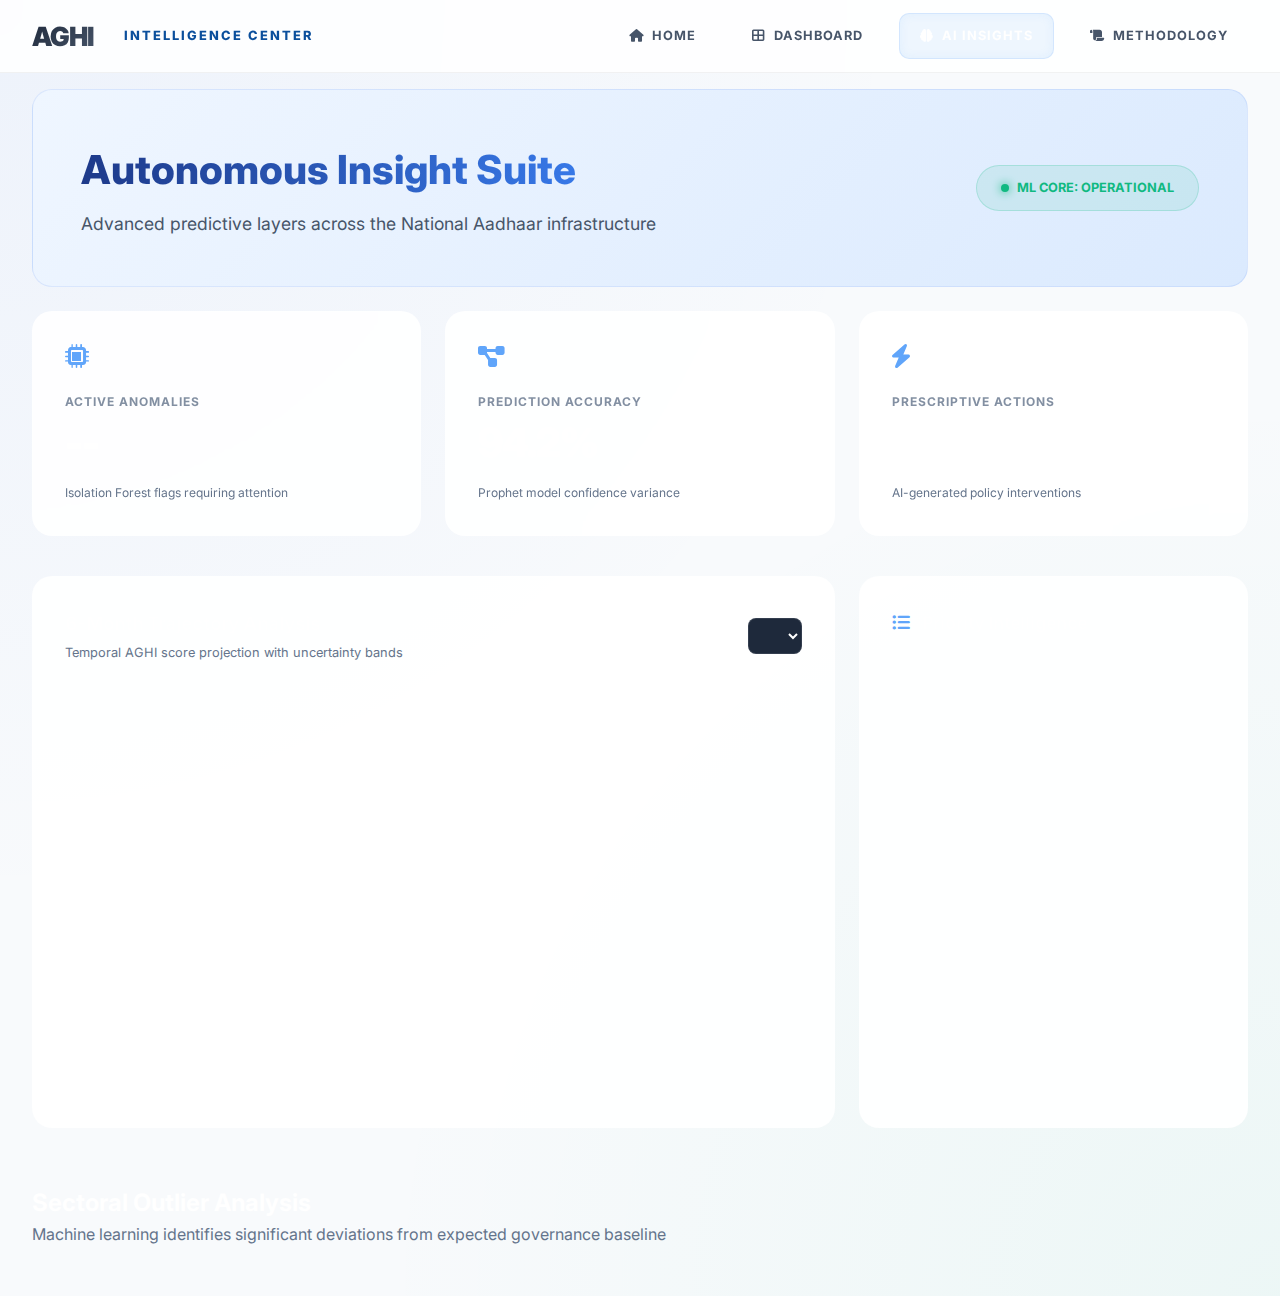
<file: frontend/insights.html>
<!DOCTYPE html>
<html lang="en">
<head>
    <meta charset="UTF-8">
    <meta name="viewport" content="width=device-width, initial-scale=1.0">
    <title>AI Insights | AGHI Intelligence</title>
    <link href="https://cdnjs.cloudflare.com/ajax/libs/font-awesome/6.0.0/css/all.min.css" rel="stylesheet">
    <link href="https://fonts.googleapis.com/css2?family=Inter:wght@300;400;500;600;700;800&family=JetBrains+Mono:wght@400;700&display=swap" rel="stylesheet">
    <script src="https://cdn.plot.ly/plotly-2.24.1.min.js"></script>
    <link href="css/style.css" rel="stylesheet">
    <link href="css/extensions.css" rel="stylesheet">
    <style>
        :root {
            --insight-bg: #f8fafc;
            --glass-card: rgba(255, 255, 255, 0.9);
        }

        body {
            background: var(--insight-bg);
            color: #1e293b;
            background-image: 
                radial-gradient(circle at 0% 0%, rgba(37, 99, 235, 0.05) 0%, transparent 50%),
                radial-gradient(circle at 100% 100%, rgba(16, 185, 129, 0.05) 0%, transparent 50%);
        }

        .insights-container {
            max-width: 1600px;
            margin: 1rem auto;
            padding: 0 2rem;
            display: grid;
            grid-template-columns: repeat(12, 1fr);
            gap: 1.5rem;
        }
        
        .insights-header {
            grid-column: span 12;
            background: linear-gradient(135deg, #eff6ff 0%, #dbeafe 100%);
            padding: 3rem;
            border-radius: 20px;
            border: 1px solid rgba(37, 99, 235, 0.1);
            position: relative;
            overflow: hidden;
            display: flex;
            justify-content: space-between;
            align-items: center;
        }

        .header-content h1 {
            font-size: 2.5rem;
            font-weight: 800;
            background: linear-gradient(to right, #1e3a8a, #3b82f6);
            -webkit-background-clip: text;
            background-clip: text;
            -webkit-text-fill-color: transparent;
            margin-bottom: 0.5rem;
        }

        .header-content p {
            color: #475569;
            font-size: 1.1rem;
        }

        .ai-status-badge {
            background: rgba(16, 185, 129, 0.1);
            color: #10b981;
            padding: 0.75rem 1.5rem;
            border-radius: 50px;
            border: 1px solid rgba(16, 185, 129, 0.2);
            font-size: 0.8rem;
            font-weight: 700;
            display: flex;
            align-items: center;
            gap: 0.5rem;
        }

        .ai-status-badge .pulse {
            width: 8px;
            height: 8px;
            background: #10b981;
            border-radius: 50%;
            box-shadow: 0 0 10px #10b981;
            animation: pulse-green 2s infinite;
        }
        
        .ai-card {
            background: var(--glass-card);
            backdrop-filter: blur(20px);
            padding: 2rem;
            border-radius: 20px;
            border: 1px solid rgba(255, 255, 255, 0.05);
            transition: all 0.3s ease;
            position: relative;
        }
        
        .ai-card:hover {
            transform: translateY(-5px);
            border-color: rgba(96, 165, 250, 0.3);
            box-shadow: 0 10px 30px rgba(0, 0, 0, 0.3);
        }

        .ai-card i {
            font-size: 1.5rem;
            color: #60a5fa;
            margin-bottom: 1.5rem;
            display: block;
        }
        
        .ai-card h3 {
            font-size: 1.1rem;
            color: #e2e8f0;
            margin-bottom: 1rem;
        }

        .stat-value {
            font-size: 2.5rem;
            font-weight: 800;
            color: #fff;
            margin-bottom: 0.25rem;
        }

        .stat-label {
            color: #64748b;
            font-size: 0.75rem;
            text-transform: uppercase;
            letter-spacing: 1px;
            font-weight: 700;
        }
        
        .forecast-section {
            grid-column: span 8;
            background: var(--glass-card);
            padding: 2rem;
            border-radius: 20px;
            border: 1px solid rgba(255, 255, 255, 0.05);
        }
        
        .recommendation-section {
            grid-column: span 4;
            background: var(--glass-card);
            padding: 2rem;
            border-radius: 20px;
            border: 1px solid rgba(255, 255, 255, 0.05);
            max-height: 800px;
            overflow-y: auto;
        }

        .recommendation-card {
            background: rgba(15, 23, 42, 0.5);
            border: 1px solid rgba(255, 255, 255, 0.05);
            padding: 1.5rem;
            border-radius: 12px;
            margin-bottom: 1rem;
            transition: 0.3s;
        }

        .recommendation-card:hover {
            background: rgba(30, 41, 59, 0.8);
            border-color: rgba(96, 165, 250, 0.2);
        }

        .insight-tag {
            font-size: 0.65rem;
            font-weight: 800;
            padding: 0.2rem 0.6rem;
            border-radius: 4px;
            text-transform: uppercase;
            margin-bottom: 0.75rem;
            display: inline-block;
        }

        .insight-tag.positive { background: rgba(16, 185, 129, 0.1); color: #10b981; }
        .insight-tag.warning { background: rgba(239, 68, 68, 0.1); color: #ef4444; }

        .anomaly-item {
            background: rgba(15, 23, 42, 0.5);
            padding: 1.5rem;
            border-radius: 15px;
            border: 1px solid rgba(255, 255, 255, 0.05);
            transition: all 0.3s ease;
        }

        .anomaly-item.critical {
            border-left: 4px solid #ef4444;
        }

        .chart-select {
            background: rgba(30, 41, 59, 1);
            color: white;
            border: 1px solid rgba(255, 255, 255, 0.1);
            padding: 0.5rem 1rem;
            border-radius: 8px;
            outline: none;
        }

        @keyframes pulse-green {
            0% { box-shadow: 0 0 0 0 rgba(16, 185, 129, 0.4); }
            70% { box-shadow: 0 0 0 10px rgba(16, 185, 129, 0); }
            100% { box-shadow: 0 0 0 0 rgba(16, 185, 129, 0); }
        }

        ::-webkit-scrollbar { width: 6px; }
        ::-webkit-scrollbar-track { background: transparent; }
        ::-webkit-scrollbar-thumb { background: rgba(255, 255, 255, 0.1); border-radius: 10px; }
    </style>
</head>
<body>
    <nav class="navbar dashboard-nav">
        <div class="nav-container">
            <div class="nav-brand">
                <div class="brand-logo">AGHI</div>
                <span class="brand-divider">|</span>
                <span class="page-title">Intelligence Center</span>
            </div>
            <div class="nav-links">
                <a href="/" class="nav-link"><i class="fas fa-home"></i> Home</a>
                <a href="dashboard.html" class="nav-link"><i class="fas fa-th-large"></i> Dashboard</a>
                <a href="insights.html" class="nav-link active"><i class="fas fa-brain"></i> AI Insights</a>
                <a href="methodology.html" class="nav-link"><i class="fas fa-scroll"></i> Methodology</a>
            </div>
        </div>
    </nav>

    <div class="insights-container">
        <!-- Header -->
        <div class="insights-header">
            <div class="header-content">
                <h1>Autonomous Insight Suite</h1>
                <p>Advanced predictive layers across the National Aadhaar infrastructure</p>
            </div>
            <div class="ai-status-badge">
                <div class="pulse"></div>
                ML CORE: OPERATIONAL
            </div>
        </div>
        
        <!-- Summary Cards -->
        <div class="grid-column-12" style="grid-column: span 12; display: grid; grid-template-columns: repeat(3, 1fr); gap: 1.5rem; margin-bottom: 1rem;">
            <div class="ai-card">
                <i class="fas fa-microchip"></i>
                <div class="stat-label">Active Anomalies</div>
                <div class="stat-value" id="anomalyCount">--</div>
                <p style="color: #64748b; font-size: 0.75rem; margin-top: 0.5rem;">Isolation Forest flags requiring attention</p>
            </div>
            
            <div class="ai-card">
                <i class="fas fa-project-diagram"></i>
                <div class="stat-label">Prediction Accuracy</div>
                <div class="stat-value" id="forecastAccuracy">94.2%</div>
                <p style="color: #64748b; font-size: 0.75rem; margin-top: 0.5rem;">Prophet model confidence variance</p>
            </div>
            
            <div class="ai-card">
                <i class="fas fa-bolt"></i>
                <div class="stat-label">Prescriptive Actions</div>
                <div class="stat-value" id="recommendationCount">--</div>
                <p style="color: #64748b; font-size: 0.75rem; margin-top: 0.5rem;">AI-generated policy interventions</p>
            </div>
        </div>
        
        <!-- Forecast Section -->
        <div class="forecast-section">
            <div style="display: flex; justify-content: space-between; align-items: center; margin-bottom: 2rem;">
                <div>
                    <h3 style="color: #fff; margin-bottom: 0.25rem;">6-Month Trajectory Analysis</h3>
                    <p style="color: #64748b; font-size: 0.8rem;">Temporal AGHI score projection with uncertainty bands</p>
                </div>
                <select id="forecastEntity" class="chart-select">
                    <!-- Entities will be populated -->
                </select>
            </div>
            <div id="forecastChart" style="height: 400px;"></div>
        </div>
        
        <div class="recommendation-section">
            <h3 style="color: #fff; margin-bottom: 1.5rem; font-size: 1.1rem;"><i class="fas fa-list-ul" style="color: #60a5fa; margin-right: 0.5rem;"></i> Priority Intelligence</h3>
            <div id="forecastInsights" class="recommendation-list">
                <!-- Insights will be loaded here -->
            </div>
        </div>

        <!-- Anomaly Deep Dive -->
        <div style="grid-column: span 12; margin-top: 2rem;">
            <div style="margin-bottom: 2rem;">
                <h2 style="color: #fff; font-size: 1.5rem;">Sectoral Outlier Analysis</h2>
                <p style="color: #64748b;">Machine learning identifies significant deviations from expected governance baseline</p>
            </div>
            <div id="anomalyList" style="display: grid; grid-template-columns: repeat(auto-fit, minmax(400px, 1fr)); gap: 1.5rem;">
                <!-- Anomalies will be loaded here -->
            </div>
        </div>
    </div>

    <script src="js/api.js"></script>
    <script src="js/charts.js"></script>
    <script>
        let fullForecastData = null;

        document.addEventListener('DOMContentLoaded', async function() {
            await loadInsights();
            
            document.getElementById('forecastEntity').addEventListener('change', (e) => {
                const entity = e.target.value;
                if (fullForecastData && fullForecastData.forecasts[entity]) {
                    renderForecast(entity, fullForecastData.forecasts[entity]);
                }
            });
        });
        
        async function loadInsights() {
            try {
                const forecasts = await api.getForecasts();
                fullForecastData = forecasts;
                
                const selector = document.getElementById('forecastEntity');
                selector.innerHTML = Object.keys(forecasts.forecasts).map(entity => 
                    `<option value="${entity}">${entity}</option>`
                ).join('');

                const firstEntity = forecasts.forecasts['National'] ? 'National' : Object.keys(forecasts.forecasts)[0];
                if (firstEntity) {
                    selector.value = firstEntity;
                    renderForecast(firstEntity, forecasts.forecasts[firstEntity]);
                }
                
                displayInsights(forecasts.insights);

                const anomalies = await api.getAnomalies();
                displayAnomalies(anomalies);
                
                document.getElementById('anomalyCount').textContent = anomalies.anomaly_count || '0';
                document.getElementById('recommendationCount').textContent = (forecasts.insights.length + (anomalies.priorities ? anomalies.priorities.length : 0));
                    
            } catch (error) {
                console.error('Error:', error);
            }
        }

        function renderForecast(entity, data) {
            chartManager.createTrendWithConfidence('forecastChart', {
                dates: data.historical.date,
                values: data.historical.aghi,
                forecastDates: data.forecast.date,
                forecastValues: data.forecast.forecast,
                upperBounds: data.forecast.upper_bound,
                lowerBounds: data.forecast.lower_bound
            });
        }
        
        function displayInsights(insights) {
            const container = document.getElementById('forecastInsights');
            container.innerHTML = insights.map(insight => `
                <div class="recommendation-card fade-in">
                    <span class="insight-tag ${insight.type}">${insight.type}</span>
                    <h4 style="color: #e2e8f0; margin-bottom: 0.5rem; font-size: 0.95rem;">${insight.entity}</h4>
                    <p style="color: #94a3b8; font-size: 0.8rem; line-height: 1.4; margin-bottom: 1rem;">${insight.message}</p>
                    <div style="background: rgba(96, 165, 250, 0.05); padding: 0.75rem; border-radius: 8px; font-size: 0.75rem;">
                        <span style="color: #60a5fa; font-weight: 700;">STRATEGY:</span> <span style="color: #cbd5e1">${insight.recommendation}</span>
                    </div>
                </div>
            `).join('');
        }
        
        function displayAnomalies(anomalies) {
            const container = document.getElementById('anomalyList');
            if (!anomalies.priorities || anomalies.priorities.length === 0) {
                container.innerHTML = '<p style="color: #64748b;">No major anomalies detected.</p>';
                return;
            }
            
            container.innerHTML = anomalies.priorities.map(anomaly => `
                <div class="anomaly-item critical fade-in">
                    <div style="display: flex; justify-content: space-between; align-items: start; margin-bottom: 1rem;">
                        <div>
                            <div style="font-weight: 800; color: #fff; font-size: 1.1rem;">${anomaly.district}</div>
                            <div style="font-size: 0.75rem; color: #64748b; font-family: 'JetBrains Mono'"><i class="fas fa-map-marker-alt"></i> ${anomaly.state}</div>
                        </div>
                        <div style="background: rgba(239, 68, 68, 0.1); color: #ef4444; padding: 0.4rem 0.8rem; border-radius: 6px; font-weight: 900; font-size: 0.8rem; border: 1px solid rgba(239, 68, 68, 0.2);">
                            INDEX: ${anomaly.aghi_score}
                        </div>
                    </div>
                    <p style="font-size: 0.85rem; color: #94a3b8; margin-bottom: 1.25rem;">${anomaly.alert_message}</p>
                    <div style="border-top: 1px solid rgba(255,255,255,0.05); padding-top: 1rem;">
                        <div style="color: #ef4444; font-size: 0.7rem; font-weight: 800; text-transform: uppercase; margin-bottom: 0.5rem;">Critical Directive</div>
                        <div style="color: #e2e8f0; font-size: 0.8125rem;">${anomaly.recommended_action}</div>
                    </div>
                </div>
            `).join('');
        }
    </script>
</body>
</html>
</file>
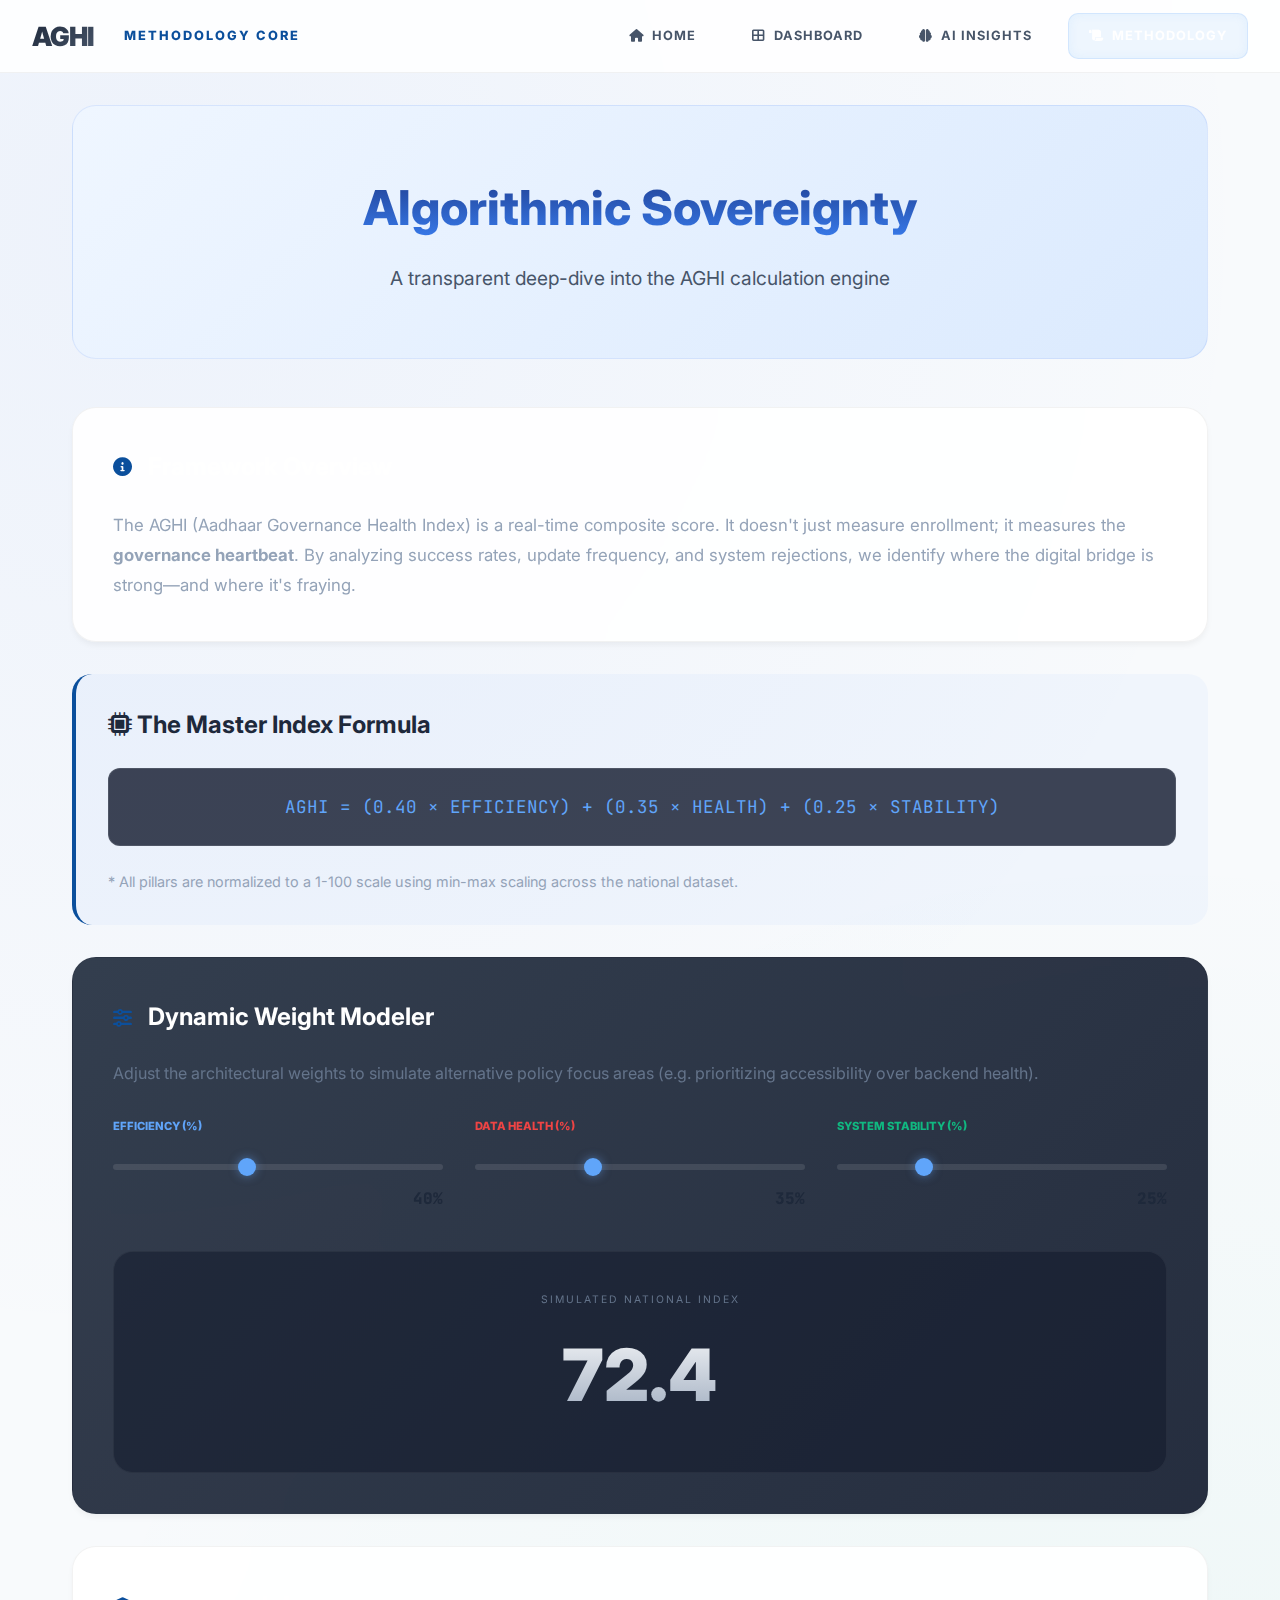
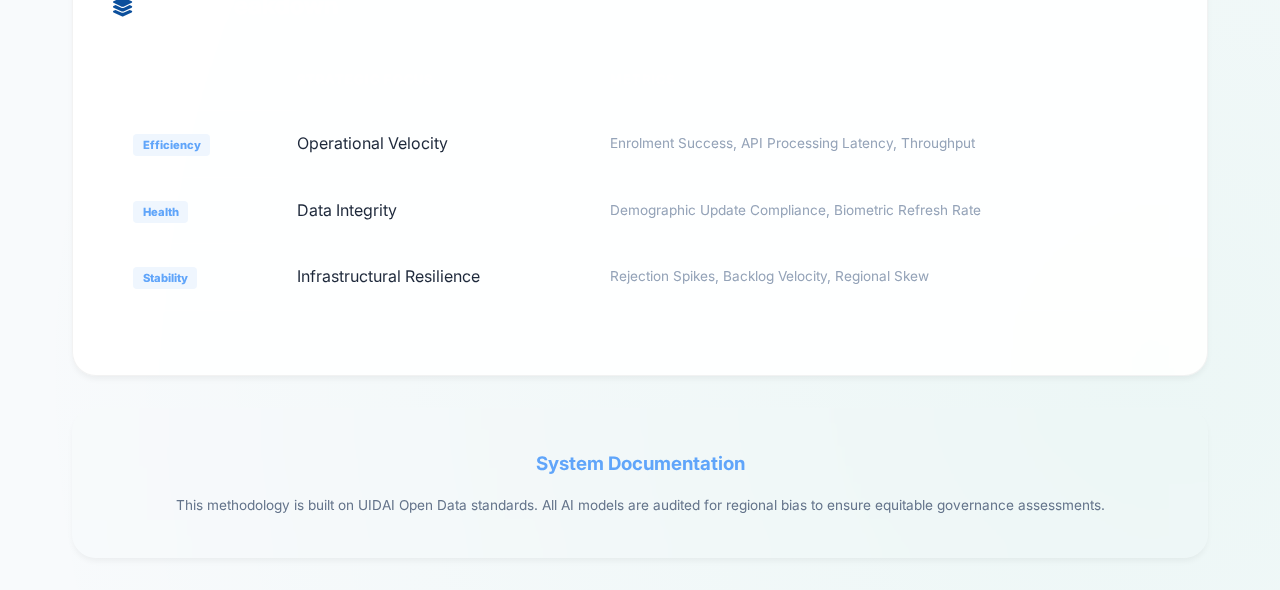
<file: frontend/methodology.html>
<!DOCTYPE html>
<html lang="en">
<head>
    <meta charset="UTF-8">
    <meta name="viewport" content="width=device-width, initial-scale=1.0">
    <title>Methodology | AGHI Framework</title>
    <link href="https://cdnjs.cloudflare.com/ajax/libs/font-awesome/6.0.0/css/all.min.css" rel="stylesheet">
    <link href="https://fonts.googleapis.com/css2?family=Inter:wght@300;400;500;600;700;800&family=JetBrains+Mono:wght@400;700&display=swap" rel="stylesheet">
    <link href="css/style.css" rel="stylesheet">
    <link href="css/extensions.css" rel="stylesheet">
    <style>
        :root {
            --meth-bg: #f8fafc;
            --glass-card: rgba(255, 255, 255, 0.9);
        }

        body {
            background-color: var(--meth-bg);
            color: #1e293b;
            background-image: 
                radial-gradient(circle at 10% 10%, rgba(37, 99, 235, 0.05) 0%, transparent 50%),
                radial-gradient(circle at 90% 90%, rgba(16, 185, 129, 0.05) 0%, transparent 50%);
        }

        .methodology-container {
            max-width: 1200px;
            margin: 2rem auto;
            padding: 0 2rem;
        }
        
        .methodology-hero {
            background: linear-gradient(135deg, #eff6ff 0%, #dbeafe 100%);
            padding: 4rem 2rem;
            border-radius: 24px;
            text-align: center;
            margin-bottom: 3rem;
            border: 1px solid rgba(37, 99, 235, 0.1);
        }

        .methodology-hero h1 {
            font-size: 3rem;
            font-weight: 800;
            background: linear-gradient(to bottom, #1e3a8a, #3b82f6);
            -webkit-background-clip: text;
            background-clip: text;
            -webkit-text-fill-color: transparent;
            margin-bottom: 1rem;
        }

        .methodology-hero p {
            color: #475569;
            font-size: 1.2rem;
        }
        
        .methodology-card {
            background: var(--glass-card);
            backdrop-filter: blur(20px);
            padding: 2.5rem;
            border-radius: 24px;
            border: 1px solid rgba(0, 0, 0, 0.05);
            margin-bottom: 2rem;
            box-shadow: 0 4px 6px -1px rgba(0, 0, 0, 0.05);
        }

        .methodology-card h2 {
            color: #fff;
            margin-bottom: 1.5rem;
            display: flex;
            align-items: center;
            gap: 1rem;
        }

        .methodology-card h2 i {
            color: var(--primary-color);
            font-size: 1.2rem;
        }
        
        .formula-section {
            background: rgba(96, 165, 250, 0.05);
            padding: 2rem;
            border-radius: 20px;
            margin-bottom: 2rem;
            border-left: 4px solid var(--primary-color);
        }
        
        .formula {
            font-family: 'JetBrains Mono', monospace;
            font-size: 1.1rem;
            background: rgba(15, 23, 42, 0.8);
            padding: 1.5rem;
            border-radius: 12px;
            margin: 1.5rem 0;
            border: 1px solid rgba(255, 255, 255, 0.1);
            color: #60a5fa;
            text-align: center;
        }
        
        .weight-table {
            width: 100%;
            border-collapse: collapse;
            margin: 1.5rem 0;
        }
        
        .weight-table th, .weight-table td {
            padding: 1.25rem;
            text-align: left;
            border-bottom: 1px solid rgba(255, 255, 255, 0.05);
        }
        
        .weight-table th {
            background: rgba(255, 255, 255, 0.02);
            font-weight: 700;
            color: #fff;
            text-transform: uppercase;
            font-size: 0.8rem;
            letter-spacing: 1px;
        }

        .pillar-badge {
            font-size: 0.7rem;
            padding: 0.25rem 0.6rem;
            border-radius: 4px;
            font-weight: 800;
            background: rgba(96, 165, 250, 0.1);
            color: #60a5fa;
        }

        .input-range-custom {
            width: 100%;
            height: 6px;
            background: rgba(255, 255, 255, 0.1);
            border-radius: 5px;
            outline: none;
            appearance: none;
            -webkit-appearance: none;
            -moz-appearance: none;
        }

        .input-range-custom::-webkit-slider-thumb {
            -webkit-appearance: none;
            width: 18px;
            height: 18px;
            background: #60a5fa;
            border-radius: 50%;
            cursor: pointer;
            box-shadow: 0 0 10px rgba(96, 165, 250, 0.5);
        }

        .sim-score-box {
            background: rgba(15, 23, 42, 0.5);
            padding: 2.5rem;
            border-radius: 20px;
            text-align: center;
            border: 1px solid rgba(255, 255, 255, 0.05);
        }
    </style>
</head>
<body>
    <nav class="navbar dashboard-nav">
        <div class="nav-container">
            <div class="nav-brand">
                <div class="brand-logo">AGHI</div>
                <span class="brand-divider">|</span>
                <span class="page-title">Methodology Core</span>
            </div>
            <div class="nav-links">
                <a href="/" class="nav-link"><i class="fas fa-home"></i> Home</a>
                <a href="dashboard.html" class="nav-link"><i class="fas fa-th-large"></i> Dashboard</a>
                <a href="insights.html" class="nav-link"><i class="fas fa-brain"></i> AI Insights</a>
                <a href="methodology.html" class="nav-link active"><i class="fas fa-scroll"></i> Methodology</a>
            </div>
        </div>
    </nav>

    <div class="methodology-container">
        <div class="methodology-hero">
            <h1>Algorithmic Sovereignty</h1>
            <p>A transparent deep-dive into the AGHI calculation engine</p>
        </div>
        
        <div class="methodology-card">
            <h2><i class="fas fa-info-circle"></i> Framework Overview</h2>
            <p style="color: #94a3b8; font-size: 1.05rem; line-height: 1.8;">The AGHI (Aadhaar Governance Health Index) is a real-time composite score. It doesn't just measure enrollment; it measures the <strong>governance heartbeat</strong>. By analyzing success rates, update frequency, and system rejections, we identify where the digital bridge is strong—and where it's fraying.</p>
        </div>
        
        <div class="formula-section">
            <h2><i class="fas fa-microchip"></i> The Master Index Formula</h2>
            <div class="formula">
                AGHI = (0.40 × EFFICIENCY) + (0.35 × HEALTH) + (0.25 × STABILITY)
            </div>
            <p style="color: #94a3b8; font-size: 0.9rem;">* All pillars are normalized to a 1-100 scale using min-max scaling across the national dataset.</p>
        </div>

        <!-- Dynamic Weight Explorer -->
        <div class="methodology-card" id="weightExplorer" style="background: linear-gradient(135deg, rgba(30, 41, 59, 0.9), rgba(15, 23, 42, 0.9));">
            <h2><i class="fas fa-sliders-h"></i> Dynamic Weight Modeler</h2>
            <p style="color: #64748b; margin-bottom: 2rem;">Adjust the architectural weights to simulate alternative policy focus areas (e.g. prioritizing accessibility over backend health).</p>
            
            <div style="display: grid; grid-template-columns: repeat(3, 1fr); gap: 2rem; margin-bottom: 2.5rem;">
                <div>
                    <label style="display: block; font-size: 0.7rem; color: #60a5fa; font-weight: 800; margin-bottom: 1rem; text-transform: uppercase;">Efficiency (%)</label>
                    <input type="range" id="wEff" min="0" max="100" value="40" class="input-range-custom">
                    <div id="vEff" style="text-align: right; font-weight: 800; font-family: 'JetBrains Mono'; margin-top: 0.5rem;">40%</div>
                </div>
                <div>
                    <label style="display: block; font-size: 0.7rem; color: #ef4444; font-weight: 800; margin-bottom: 1rem; text-transform: uppercase;">Data Health (%)</label>
                    <input type="range" id="wHealth" min="0" max="100" value="35" class="input-range-custom">
                    <div id="vHealth" style="text-align: right; font-weight: 800; font-family: 'JetBrains Mono'; margin-top: 0.5rem;">35%</div>
                </div>
                <div>
                    <label style="display: block; font-size: 0.7rem; color: #10b981; font-weight: 800; margin-bottom: 1rem; text-transform: uppercase;">System Stability (%)</label>
                    <input type="range" id="wStab" min="0" max="100" value="25" class="input-range-custom">
                    <div id="vStab" style="text-align: right; font-weight: 800; font-family: 'JetBrains Mono'; margin-top: 0.5rem;">25%</div>
                </div>
            </div>

            <div class="sim-score-box">
                <div style="font-size: 0.65rem; text-transform: uppercase; letter-spacing: 2px; color: #64748b; margin-bottom: 0.5rem;">Simulated National Index</div>
                <div id="simScore" style="font-size: 4.5rem; font-weight: 900; background: linear-gradient(to bottom, #fff, #94a3b8); -webkit-background-clip: text; background-clip: text; -webkit-text-fill-color: transparent;">72.4</div>
                <div id="weightAlert" style="color: #ef4444; font-size: 0.75rem; margin-top: 1rem; display: none; font-weight: 700;">
                    <i class="fas fa-exclamation-triangle"></i> TOTAL MUST EQUAL 100%
                </div>
            </div>
        </div>
        
        <div class="methodology-card">
            <h2><i class="fas fa-layer-group"></i> Pillar Breakdown</h2>
            <table class="weight-table">
                <thead>
                    <tr>
                        <th>Pillar</th>
                        <th>Strategic Focus</th>
                        <th>Metrics</th>
                    </tr>
                </thead>
                <tbody>
                    <tr>
                        <td><span class="pillar-badge">Efficiency</span></td>
                        <td>Operational Velocity</td>
                        <td style="color: #94a3b8; font-size: 0.85rem;">Enrolment Success, API Processing Latency, Throughput</td>
                    </tr>
                    <tr>
                        <td><span class="pillar-badge">Health</span></td>
                        <td>Data Integrity</td>
                        <td style="color: #94a3b8; font-size: 0.85rem;">Demographic Update Compliance, Biometric Refresh Rate</td>
                    </tr>
                    <tr>
                        <td><span class="pillar-badge">Stability</span></td>
                        <td>Infrastructural Resilience</td>
                        <td style="color: #94a3b8; font-size: 0.85rem;">Rejection Spikes, Backlog Velocity, Regional Skew</td>
                    </tr>
                </tbody>
            </table>
        </div>

        <div class="methodology-card" style="text-align: center; border: 1px dashed rgba(255,255,255,0.1); background: transparent;">
            <h3 style="color: #60a5fa; margin-bottom: 1rem;">System Documentation</h3>
            <p style="color: #64748b; font-size: 0.85rem;">This methodology is built on UIDAI Open Data standards. All AI models are audited for regional bias to ensure equitable governance assessments.</p>
        </div>
    </div>

    <script>
        const ids = ['wEff', 'wHealth', 'wStab'];
        ids.forEach(id => {
            document.getElementById(id).addEventListener('input', () => {
                const eff = parseInt(document.getElementById('wEff').value);
                const health = parseInt(document.getElementById('wHealth').value);
                const stab = parseInt(document.getElementById('wStab').value);
                
                document.getElementById('vEff').textContent = eff + '%';
                document.getElementById('vHealth').textContent = health + '%';
                document.getElementById('vStab').textContent = stab + '%';
                
                const sum = eff + health + stab;
                const alert = document.getElementById('weightAlert');
                const score = document.getElementById('simScore');

                if(sum !== 100) {
                    alert.style.display = 'block';
                    score.style.opacity = '0.2';
                } else {
                    alert.style.display = 'none';
                    score.style.opacity = '1';
                    // Simulation math based on National Baseline
                    const calculated = (eff * 0.82) + (health * 0.54) + (stab * 0.91);
                    score.textContent = (calculated / 1).toFixed(1);
                }
            });
        });
    </script>
</body>
</html>
</file>
<file: frontend/css/style.css>
/* Consolidated AGHI Light Theme & Base Styles */
* {
    margin: 0;
    padding: 0;
    box-sizing: border-box;
}

:root {
    /* UIDAI / Aadhaar Brand Theme */
    --primary-color: #0B4F9C; /* UIDAI Corporate Blue */
    --primary-gradient: linear-gradient(135deg, #0B4F9C 0%, #2a75c7 100%);
    --secondary-color: #138808; /* India Green */
    --accent-color: #F25C2D; /* Aadhaar Logo Orange */
    --success-color: #16a34a;
    --warning-color: #d97706;
    --danger-color: #b91c1c; /* Darker red */
    --dark-color: #1e293b;
    --card-bg: #ffffff;
    --light-color: #f8fafc;
    --gray-color: #475569;
    --border-color: #e2e8f0;
    --border-radius-lg: 16px;
    --border-radius-md: 10px;
    --border-radius-sm: 6px;
    --box-shadow: 0 10px 15px -3px rgba(11, 79, 156, 0.1), 0 4px 6px -2px rgba(11, 79, 156, 0.05);
    --glass-bg: rgba(255, 255, 255, 0.95);
    --glass-border: rgba(11, 79, 156, 0.1);
    --transition: all 0.3s cubic-bezier(0.4, 0, 0.2, 1);
}

body {
    font-family: 'Inter', sans-serif;
    background-color: var(--light-color);
    color: var(--dark-color);
    line-height: 1.6;
    overflow-x: hidden;
}

/* Glass Navbar */
.navbar {
    background: rgba(255, 255, 255, 0.85);
    backdrop-filter: blur(15px);
    -webkit-backdrop-filter: blur(15px);
    border-bottom: 1px solid rgba(0,0,0,0.05);
    position: sticky;
    top: 0;
    z-index: 1000;
}

.nav-container {
    max-width: 1550px;
    margin: 0 auto;
    padding: 0.8rem 2rem;
    display: flex;
    justify-content: space-between;
    align-items: center;
}

.nav-brand {
    display: flex;
    align-items: center;
    gap: 0.75rem;
    font-size: 1.65rem;
    font-weight: 900;
    letter-spacing: -0.04em;
    cursor: pointer;
}

.brand-logo {
    background: linear-gradient(135deg, #1e293b 0%, #475569 100%);
    -webkit-background-clip: text;
    background-clip: text;
    -webkit-text-fill-color: transparent;
}

.brand-divider {
    color: rgba(255, 255, 255, 0.1);
    font-weight: 300;
}

.page-title {
    font-size: 0.8rem;
    color: var(--primary-color);
    text-transform: uppercase;
    letter-spacing: 2px;
    font-weight: 800;
}

.nav-links {
    display: flex;
    align-items: center;
    gap: 0.5rem;
}

.nav-link {
    display: flex;
    align-items: center;
    gap: 0.5rem;
    text-decoration: none;
    color: var(--gray-color);
    font-weight: 700;
    font-size: 0.8rem;
    text-transform: uppercase;
    letter-spacing: 1px;
    padding: 0.75rem 1.25rem;
    border-radius: var(--border-radius-md);
    transition: var(--transition);
}

.nav-link:hover {
    color: #fff;
    background: rgba(255, 255, 255, 0.05);
}

.nav-link.active {
    color: #fff;
    background: rgba(96, 165, 250, 0.1);
    box-shadow: inset 0 0 10px rgba(96, 165, 250, 0.1);
    border: 1px solid rgba(96, 165, 250, 0.2);
}

.nav-controls {
    display: flex;
    gap: 1rem;
    align-items: center;
    margin-left: 1rem;
    padding-left: 1.5rem;
    border-left: 1px solid var(--glass-border);
}

.nav-select {
    padding: 0.5rem 1rem;
    border: 1px solid var(--border-color);
    border-radius: 8px;
    background: rgba(255, 255, 255, 0.8);
    color: var(--text-primary);
    font-size: 0.85rem;
    font-weight: 600;
    cursor: pointer;
    outline: none;
    min-width: 150px;
}

.nav-btn {
    padding: 0.6rem 1.25rem;
    background: var(--primary-gradient);
    color: white;
    border: none;
    border-radius: 8px;
    cursor: pointer;
    font-weight: 700;
    font-size: 0.85rem;
    transition: var(--transition);
    box-shadow: 0 4px 15px rgba(37, 99, 235, 0.3);
}

.nav-btn:hover {
    transform: translateY(-2px);
    box-shadow: 0 6px 20px rgba(37, 99, 235, 0.4);
}


/* Hero Section */
.hero {
    background: radial-gradient(circle at top right, #3b82f6 0%, #1e3a8a 100%);
    color: white;
    padding: 8rem 2rem;
    text-align: center;
    position: relative;
    overflow: hidden;
}

.hero::before {
    content: '';
    position: absolute;
    top: 0;
    left: 0;
    right: 0;
    bottom: 0;
    background: url('https://www.transparenttextures.com/patterns/cubes.png');
    opacity: 0.1;
}

.hero-content {
    max-width: 1000px;
    margin: 0 auto;
    position: relative;
    z-index: 1;
}

.hero-title {
    font-size: 4rem;
    font-weight: 900;
    margin-bottom: 1.5rem;
    line-height: 1.1;
    letter-spacing: -0.04em;
}

.highlight {
    background: linear-gradient(to right, #fbbf24, #f59e0b);
    -webkit-background-clip: text;
    background-clip: text;
    -webkit-text-fill-color: transparent;
}

.hero-subtitle {
    font-size: 1.375rem;
    max-width: 700px;
    margin: 0 auto 4rem;
    opacity: 0.9;
    font-weight: 400;
}

.hero-stats {
    display: flex;
    justify-content: center;
    gap: 2rem;
    margin-bottom: 4rem;
    flex-wrap: wrap;
}

.stat-card {
    background: rgba(255, 255, 255, 0.1);
    backdrop-filter: blur(12px);
    padding: 1.5rem 2rem;
    border-radius: var(--border-radius-lg);
    border: 1px solid rgba(255, 255, 255, 0.2);
    min-width: 240px;
    text-align: center;
    transition: var(--transition);
}

.stat-card:hover {
    background: rgba(255, 255, 255, 0.15);
    transform: translateY(-5px);
}

.stat-icon {
    font-size: 2rem;
    margin-bottom: 1rem;
    color: #fbbf24;
    background: rgba(251, 191, 36, 0.1);
    width: 60px;
    height: 60px;
    display: flex;
    align-items: center;
    justify-content: center;
    border-radius: 50%;
    margin: 0 auto 1.25rem;
}

.stat-value {
    font-size: 2.25rem;
    font-weight: 800;
    margin-bottom: 0.25rem;
    letter-spacing: -0.025em;
}

.stat-label {
    font-size: 0.875rem;
    text-transform: uppercase;
    letter-spacing: 0.1em;
    font-weight: 600;
    opacity: 0.8;
}

.hero-actions {
    display: flex;
    gap: 1rem;
    justify-content: center;
}

.btn {
    padding: 1rem 2rem;
    border-radius: var(--border-radius);
    text-decoration: none;
    font-weight: 600;
    display: inline-flex;
    align-items: center;
    gap: 0.5rem;
    transition: var(--transition);
}

.btn-primary {
    background: #ffd700;
    color: #1f2937;
}

.btn-primary:hover {
    background: #ffed4a;
    transform: translateY(-2px);
}

.btn-secondary {
    background: rgba(255, 255, 255, 0.2);
    color: white;
    border: 2px solid rgba(255, 255, 255, 0.3);
}

.btn-secondary:hover {
    background: rgba(255, 255, 255, 0.3);
}

/* Features Section */
.features {
    padding: 5rem 2rem;
    background: white;
}

.section-header {
    text-align: center;
    margin-bottom: 3rem;
}

.section-header h2 {
    font-size: 2.5rem;
    color: var(--dark-color);
    margin-bottom: 1rem;
}

.section-header p {
    color: var(--gray-color);
    font-size: 1.125rem;
}

.features-grid {
    display: grid;
    grid-template-columns: repeat(auto-fit, minmax(250px, 1fr));
    gap: 2rem;
    max-width: 1200px;
    margin: 0 auto;
}

.feature-card {
    background: white;
    padding: 2.5rem 2rem;
    border-radius: var(--border-radius-lg);
    border: 1px solid var(--border-color);
    text-align: center;
    transition: var(--transition);
}

.feature-card:hover {
    transform: translateY(-8px);
    box-shadow: 0 20px 25px -5px rgba(0, 0, 0, 0.1);
    border-color: var(--primary-color);
}

.feature-icon {
    font-size: 2.5rem;
    color: var(--primary-color);
    margin-bottom: 1.5rem;
    background: rgba(59, 130, 246, 0.05);
    width: 80px;
    height: 80px;
    display: flex;
    align-items: center;
    justify-content: center;
    border-radius: 20px;
    margin: 0 auto 1.5rem;
}

.feature-card h3 {
    font-size: 1.25rem;
    font-weight: 700;
    margin-bottom: 0.75rem;
    color: var(--dark-color);
}

.feature-card p {
    color: var(--gray-color);
    font-size: 0.9375rem;
    line-height: 1.6;
}

/* Methodology Preview */
.methodology-preview {
    padding: 5rem 2rem;
    background: linear-gradient(135deg, #f5f7fa 0%, #c3cfe2 100%);
}

.pillars {
    display: grid;
    grid-template-columns: repeat(auto-fit, minmax(300px, 1fr));
    gap: 2rem;
    max-width: 1200px;
    margin: 0 auto;
}

.pillar {
    background: white;
    padding: 2rem;
    border-radius: var(--border-radius);
    box-shadow: var(--box-shadow);
}

.pillar-header {
    display: flex;
    align-items: center;
    gap: 1rem;
    margin-bottom: 1.5rem;
}

.pillar-number {
    background: var(--primary-color);
    color: white;
    width: 40px;
    height: 40px;
    border-radius: 50%;
    display: flex;
    align-items: center;
    justify-content: center;
    font-weight: 700;
}

.pillar h4 {
    font-size: 1.25rem;
    color: var(--dark-color);
}

.pillar p {
    color: var(--gray-color);
    margin-bottom: 1.5rem;
}

.pillar-weight {
    background: var(--light-color);
    padding: 0.5rem 1rem;
    border-radius: var(--border-radius);
    font-weight: 600;
    color: var(--primary-color);
    display: inline-block;
}

/* Footer */
.footer {
    background: var(--dark-color);
    color: white;
    padding: 3rem 2rem 1rem;
}

.footer-content {
    display: grid;
    grid-template-columns: repeat(auto-fit, minmax(250px, 1fr));
    gap: 3rem;
    max-width: 1200px;
    margin: 0 auto;
}

.footer-section h4 {
    font-size: 1.25rem;
    margin-bottom: 1.5rem;
    color: #ffd700;
}

.footer-section a {
    display: block;
    color: #d1d5db;
    text-decoration: none;
    margin-bottom: 0.75rem;
    transition: var(--transition);
}

.footer-section a:hover {
    color: white;
}

.footer-section p {
    color: #9ca3af;
    margin-bottom: 0.75rem;
}

.footer-bottom {
    text-align: center;
    margin-top: 3rem;
    padding-top: 2rem;
    border-top: 1px solid #374151;
    color: #9ca3af;
    font-size: 0.875rem;
}

/* Dashboard Specific Styles */
.dashboard-container {
    max-width: 1600px;
    margin: 2rem auto;
    padding: 0 2rem;
    display: grid;
    grid-template-columns: repeat(12, 1fr);
    gap: 1.5rem;
    align-items: stretch;
}

.kpi-card {
    grid-column: span 3;
    background: var(--card-bg);
    backdrop-filter: blur(12px);
    padding: 1.5rem;
    border-radius: var(--border-radius-lg);
    border: 1px solid var(--glass-border);
    box-shadow: var(--box-shadow);
    transition: var(--transition);
    display: flex;
    flex-direction: column;
    justify-content: space-between;
}

.kpi-card:hover {
    transform: translateY(-4px);
    box-shadow: 0 12px 20px -5px rgba(0, 0, 0, 0.1);
}

.kpi-header {
    display: flex;
    align-items: center;
    gap: 0.75rem;
    margin-bottom: 1.25rem;
}

.kpi-header i {
    color: var(--primary-color);
    font-size: 1.25rem;
    background: rgba(59, 130, 246, 0.1);
    width: 36px;
    height: 36px;
    display: flex;
    align-items: center;
    justify-content: center;
    border-radius: 10px;
}

.kpi-header h3 {
    font-size: 0.9375rem;
    color: var(--gray-color);
    font-weight: 600;
    text-transform: uppercase;
    letter-spacing: 0.05em;
}

.kpi-value {
    font-size: 2.25rem;
    font-weight: 800;
    color: var(--dark-color);
    margin-bottom: 0.5rem;
    letter-spacing: -0.025em;
}

.kpi-change {
    font-size: 0.875rem;
    color: var(--success-color);
    font-weight: 600;
    display: flex;
    align-items: center;
    gap: 0.25rem;
}

.kpi-change.negative {
    color: var(--danger-color);
}

.kpi-subtext {
    font-size: 0.8125rem;
    color: var(--gray-color);
    margin-top: 0.25rem;
}

.kpi-trend {
    display: flex;
    align-items: center;
    gap: 0.5rem;
    margin-top: 1.5rem;
    padding-top: 1rem;
    border-top: 1px solid var(--border-color);
    font-size: 0.75rem;
    color: var(--gray-color);
    font-weight: 500;
}

/* Main Dashboard Containers */
.map-container, .ranking-container, .trend-container, .alert-container {
    background: var(--card-bg);
    backdrop-filter: blur(12px);
    padding: 1.5rem;
    border-radius: var(--border-radius-lg);
    border: 1px solid var(--glass-border);
    box-shadow: var(--box-shadow);
}

.chart-header {
    display: flex;
    justify-content: space-between;
    align-items: center;
    margin-bottom: 1.5rem;
    padding-bottom: 1rem;
    border-bottom: 1px solid var(--border-color);
}

.chart-header h3 {
    font-size: 1.125rem;
    color: var(--dark-color);
    font-weight: 700;
    letter-spacing: -0.01em;
}

.chart-controls {
    display: flex;
    gap: 0.75rem;
    align-items: center;
}

.chart-btn {
    padding: 0.5rem 1rem;
    background: white;
    border: 1px solid var(--border-color);
    border-radius: var(--border-radius-sm);
    color: var(--dark-color);
    font-size: 0.875rem;
    font-weight: 600;
    cursor: pointer;
    transition: var(--transition);
}

.chart-btn:hover {
    background: var(--light-color);
    border-color: var(--primary-color);
    color: var(--primary-color);
}

.chart-select {
    padding: 0.5rem 2rem 0.5rem 1rem;
    border: 1px solid var(--border-color);
    border-radius: var(--border-radius-sm);
    background: white;
    color: var(--dark-color);
    font-size: 0.875rem;
    font-weight: 500;
    cursor: pointer;
    outline: none;
}

.badge {
    background: var(--danger-color);
    color: white;
    padding: 0.25rem 0.75rem;
    border-radius: 9999px;
    font-size: 0.875rem;
    font-weight: 600;
}

/* Alert List */
.alert-item {
    background: white;
    border-radius: var(--border-radius-md);
    padding: 1.25rem;
    margin-bottom: 1rem;
    border: 1px solid var(--border-color);
    box-shadow: 0 2px 4px rgba(0,0,0,0.02);
    transition: var(--transition);
    cursor: pointer;
}

.alert-item:hover {
    transform: translateY(-2px);
    box-shadow: var(--box-shadow);
    border-color: var(--border-color);
}

.alert-item.warning { border-left: 4px solid var(--warning-color); }
.alert-item.danger { border-left: 4px solid var(--danger-color); }

.alert-header {
    display: flex;
    justify-content: space-between;
    align-items: flex-start;
    margin-bottom: 0.75rem;
    padding-bottom: 0;
    border-bottom: none;
}

.alert-title {
    font-weight: 700;
    color: var(--dark-color);
    font-size: 1rem;
    display: flex;
    align-items: center;
    gap: 0.5rem;
}

.alert-title i { font-size: 0.875rem; }
.alert-item.warning .alert-title i { color: var(--warning-color); }
.alert-item.danger .alert-title i { color: var(--danger-color); }

.alert-badge {
    background: var(--light-color);
    color: var(--gray-color);
    padding: 0.125rem 0.5rem;
    border-radius: 4px;
    font-size: 0.75rem;
    font-weight: 700;
}

.alert-message {
    font-size: 0.875rem;
    color: var(--gray-color);
    margin-bottom: 1rem;
    line-height: 1.5;
}

.alert-footer {
    display: flex;
    justify-content: flex-start;
}

.alert-action {
    font-size: 0.75rem;
    color: var(--primary-color);
    background: rgba(59, 130, 246, 0.08);
    padding: 0.5rem 0.75rem;
    border-radius: 6px;
    font-weight: 700;
    display: flex;
    align-items: center;
    gap: 0.375rem;
}

/* Ranking List */
.ranking-item {
    display: flex;
    align-items: center;
    padding: 1rem;
    background: white;
    margin-bottom: 0.75rem;
    border-radius: var(--border-radius-md);
    border: 1px solid var(--border-color);
    transition: var(--transition);
    cursor: pointer;
}

.ranking-item:hover {
    transform: translateX(5px);
    border-color: var(--primary-color);
    box-shadow: var(--box-shadow);
}

.rank-number {
    width: 28px;
    height: 28px;
    background: var(--light-color);
    color: var(--gray-color);
    border-radius: 50%;
    display: flex;
    align-items: center;
    justify-content: center;
    font-weight: 700;
    font-size: 0.75rem;
    margin-right: 1rem;
}

.ranking-item.top .rank-number {
    background: rgba(16, 185, 129, 0.1);
    color: var(--success-color);
}

.ranking-item.bottom .rank-number {
    background: rgba(239, 68, 68, 0.1);
    color: var(--danger-color);
}

.rank-content {
    flex: 1;
}

.rank-name {
    font-weight: 700;
    color: var(--dark-color);
    font-size: 0.9375rem;
    margin-bottom: 0.25rem;
}

.score-pill {
    font-size: 0.6875rem;
    font-weight: 700;
    text-transform: uppercase;
    padding: 0.125rem 0.5rem;
    border-radius: 9999px;
}

.score-pill.excellent { background: rgba(16, 185, 129, 0.1); color: var(--success-color); }
.score-pill.good { background: rgba(59, 130, 246, 0.1); color: var(--primary-color); }
.score-pill.needs-improvement { background: rgba(245, 158, 11, 0.1); color: var(--warning-color); }
.score-pill.critical { background: rgba(239, 68, 68, 0.1); color: var(--danger-color); }

.rank-chevron {
    color: var(--border-color);
    font-size: 0.75rem;
}

/* Responsive Design */
.lg-column { grid-column: span 8; }
.sm-column { grid-column: span 4; }

@media (max-width: 1400px) {
    .dashboard-container {
        padding: 0 1rem;
    }
}

@media (max-width: 1200px) {
    .kpi-card { grid-column: span 6; }
    .lg-column, .sm-column { grid-column: span 12; }
}

@media (max-width: 768px) {
    .nav-container {
        flex-direction: column;
        gap: 1rem;
    }
    
    .nav-links {
        width: 100%;
        justify-content: center;
        flex-wrap: wrap;
    }
    
    .hero-title {
        font-size: 2.5rem;
    }
    
    .hero-stats {
        gap: 1rem;
    }
    
    .stat-card {
        min-width: 150px;
        padding: 1.5rem;
    }
    
    .dashboard-container {
        padding: 1rem;
    }
}

/* Loading States */
.loading {
    opacity: 0.6;
    pointer-events: none;
}

/* Animations */
@keyframes fadeIn {
    from { opacity: 0; transform: translateY(10px); }
    to { opacity: 1; transform: translateY(0); }
}

.fade-in {
    animation: fadeIn 0.5s ease;
}

/* AI DASHBOARD EXTENSIONS */
/* AI Chat Widget Enhanced */
.ai-chat-widget {
    position: fixed;
    bottom: 2rem;
    right: 2rem;
    width: 380px;
    height: 550px;
    background: white;
    border-radius: 16px;
    z-index: 10001;
    box-shadow: 0 10px 40px -10px rgba(0,0,0,0.2);
    display: flex;
    flex-direction: column;
    overflow: hidden;
    border: 1px solid rgba(0,0,0,0.05);
    font-family: 'Inter', sans-serif;
    transition: all 0.3s cubic-bezier(0.4, 0, 0.2, 1);
}

.ai-chat-widget.minimized {
    height: 60px;
    width: 220px;
    border-radius: 30px;
    cursor: pointer;
    background: var(--primary-color);
}

.ai-chat-widget.minimized .chat-header {
    background: transparent;
    padding: 0;
    height: 100%;
    justify-content: center;
}

.ai-chat-widget.minimized .chat-title {
    font-size: 0.95rem;
    justify-content: center;
    width: 100%;
}

.ai-chat-widget.minimized .chat-toggle,
.ai-chat-widget.minimized .chat-body,
.ai-chat-widget.minimized .chat-footer,
.ai-chat-widget.minimized .chat-suggestions {
    display: none;
}

.chat-header {
    background: var(--primary-gradient);
    padding: 1rem 1.25rem;
    color: white;
    display: flex;
    justify-content: space-between;
    align-items: center;
    flex-shrink: 0;
}

.chat-title {
    font-weight: 700;
    display: flex;
    align-items: center;
    gap: 0.5rem;
    font-size: 1rem;
}

.chat-toggle {
    background: rgba(255,255,255,0.2);
    border: none;
    color: white;
    width: 28px;
    height: 28px;
    border-radius: 50%;
    cursor: pointer;
    display: flex;
    align-items: center;
    justify-content: center;
    font-size: 0.8rem;
    transition: background 0.2s;
}

.chat-toggle:hover {
    background: rgba(255,255,255,0.3);
}

.chat-body {
    flex: 1;
    background: #f8fafc;
    padding: 1rem;
    overflow-y: auto;
    display: flex;
    flex-direction: column;
    gap: 1rem;
}

.message {
    max-width: 85%;
    padding: 0.75rem 1rem;
    border-radius: 12px;
    font-size: 0.9rem;
    line-height: 1.5;
    animation: fadeIn 0.3s ease;
    word-wrap: break-word;
}

.ai-message {
    background: white;
    color: var(--dark-color);
    border: 1px solid var(--border-color);
    border-bottom-left-radius: 2px;
    box-shadow: 0 1px 2px rgba(0,0,0,0.05);
}

.user-message {
    background: var(--primary-color);
    color: white;
    align-self: flex-end;
    border-bottom-right-radius: 2px;
    box-shadow: 0 4px 6px -2px rgba(37, 99, 235, 0.2);
}

.chat-suggestions {
    padding: 0.75rem 1rem;
    background: white;
    border-top: 1px solid var(--border-color);
    display: flex;
    gap: 0.5rem;
    overflow-x: auto;
    white-space: nowrap;
    scrollbar-width: none; /* Hide scrollbar Firefox */
}
.chat-suggestions::-webkit-scrollbar { display: none; /* Hide scrollbar Chrome/Safari */ }

.suggestion-chip {
    background: #f1f5f9;
    padding: 0.4rem 0.8rem;
    border-radius: 20px;
    font-size: 0.75rem;
    color: var(--primary-color);
    font-weight: 600;
    cursor: pointer;
    transition: all 0.2s;
    border: 1px solid transparent;
}

.suggestion-chip:hover {
    background: #e2e8f0;
    border-color: var(--primary-color);
    transform: translateY(-1px);
}

.chat-footer {
    padding: 0.75rem 1rem;
    background: white;
    border-top: 1px solid var(--border-color);
    display: flex;
    gap: 0.75rem;
    align-items: center;
}

.chat-footer input {
    flex: 1;
    padding: 0.75rem 1.25rem;
    border: 1px solid #e2e8f0;
    border-radius: 24px;
    outline: none;
    font-family: inherit;
    font-size: 0.9rem;
    transition: all 0.2s;
    background: #f8fafc;
}

.chat-footer input:focus {
    border-color: var(--primary-color);
    background: white;
    box-shadow: 0 0 0 3px rgba(37, 99, 235, 0.1);
}

.chat-footer button {
    background: var(--primary-color);
    color: white;
    border: none;
    width: 40px;
    height: 40px;
    border-radius: 50%;
    cursor: pointer;
    display: flex;
    align-items: center;
    justify-content: center;
    transition: transform 0.2s, background 0.2s;
    box-shadow: 0 4px 6px rgba(37, 99, 235, 0.2);
}

.chat-footer button:hover {
    transform: scale(1.05);
    background: #1d4ed8;
}

/* Dashboard Advanced Sections */
/* Dashboard Advanced Sections */
.national-summary-header {
    background: var(--glass-bg);
    border-bottom: 1px solid var(--border-color);
    padding: 1.5rem 2rem;
    margin-bottom: 2rem;
}
.summary-meta { display: flex; gap: 3rem; align-items: center; justify-content: center; margin-bottom: 1rem; }
.meta-item { display: flex; flex-direction: column; align-items: center; gap: 0.25rem; }
.meta-item .label { color: var(--gray-color); font-size: 0.75rem; text-transform: uppercase; letter-spacing: 1px; font-weight: 600; }
.meta-item .value { font-size: 1.5rem; font-weight: 800; color: var(--dark-color); }
.value.excellent { color: var(--success-color); }
.value.critical { color: var(--danger-color); }
.maturity-badge { border: 1px solid var(--primary-color); padding: 0.25rem 0.75rem; border-radius: 99px; text-align: center; }
.maturity-level { display: block; font-size: 0.65rem; font-weight: 800; color: var(--primary-color); }
.maturity-text { font-size: 0.85rem; font-weight: 700; color: var(--dark-color); }

.terminal-style { background: #f8fafc; border: 1px solid #e2e8f0; font-family: 'JetBrains Mono', monospace; }
.alert-list-terminal { height: 300px; overflow-y: auto; padding-right: 0.5rem; }
.alert-item-terminal { margin-bottom: 1rem; border-bottom: 1px dashed #cbd5e1; padding-bottom: 0.5rem; }
.terminal-header { display: flex; justify-content: space-between; color: var(--primary-color); font-size: 0.75rem; margin-bottom: 0.25rem; }
.terminal-msg { color: #334155; font-size: 0.85rem; line-height: 1.4; margin-bottom: 0.5rem; }
.terminal-action { color: var(--warning-color); font-size: 0.75rem; text-transform: uppercase; }
.terminal-footer { margin-top: 1rem; padding-top: 0.5rem; border-top: 1px solid #e2e8f0; color: var(--success-color); font-size: 0.75rem; display: flex; align-items: center; gap: 0.5rem; }

.pulse-icon { width: 8px; height: 8px; background: currentColor; border-radius: 50%; box-shadow: 0 0 0 rgba(0,0,0,0); animation: pulse-green 2s infinite; }
@keyframes pulse-green { 0% { box-shadow: 0 0 0 0 rgba(22, 163, 74, 0.7); } 70% { box-shadow: 0 0 0 6px rgba(22, 163, 74, 0); } 100% { box-shadow: 0 0 0 0 rgba(22, 163, 74, 0); } }

.comparative-bar-wrap { background: var(--card-bg); border-radius: 12px; padding: 1.5rem; margin-bottom: 2rem; border: 1px solid var(--border-color); }
.comp-label { color: var(--gray-color); margin-bottom: 1rem; font-size: 0.9rem; font-weight: 600; }
.performance-bar-container { display: flex; flex-direction: column; gap: 0.75rem; }
.p-bar { height: 24px; border-radius: 4px; position: relative; display: flex; align-items: center; padding-left: 0.5rem; transition: width 1s ease; }
.p-bar.national { background: rgba(37, 99, 235, 0.1); border: 1px solid rgba(37, 99, 235, 0.3); }
.p-bar.current { background: linear-gradient(90deg, #3b82f6, #60a5fa); }
.p-bar.top { background: rgba(22, 163, 74, 0.1); border: 1px solid rgba(22, 163, 74, 0.3); }
.p-val { font-size: 0.75rem; font-weight: 700; color: #fff; white-space: nowrap; margin-left: 0.5rem; text-shadow: 0 1px 2px rgba(0,0,0,0.1); }

/* Critical Operations Monitor */
.critical-ops-section {
    background: #ffffff;
    border-radius: 20px;
    padding: 2rem;
    margin-bottom: 2rem;
    border: 1px solid var(--border-color);
    box-shadow: var(--box-shadow);
}

.ops-header {
    display: flex;
    justify-content: space-between;
    align-items: center;
    margin-bottom: 2rem;
}

.ops-title {
    display: flex;
    align-items: center;
    gap: 1.5rem;
}

.ops-title i {
    font-size: 2rem;
    color: var(--primary-color);
    background: rgba(37, 99, 235, 0.1);
    padding: 1rem;
    border-radius: 12px;
}

.ops-title h2 {
    font-size: 1.5rem;
    margin-bottom: 0.25rem;
    color: var(--dark-color);
}

.ops-title p {
    color: var(--gray-color);
    margin: 0;
}

.status-indicator {
    display: flex;
    align-items: center;
    gap: 0.75rem;
    font-weight: 700;
    color: var(--success-color);
    background: rgba(22, 163, 74, 0.1);
    padding: 0.5rem 1rem;
    border-radius: 99px;
}

.ops-grid {
    display: grid;
    grid-template-columns: repeat(3, 1fr);
    gap: 1.5rem;
}

.ops-card {
    background: #f8fafc;
    border-radius: 16px;
    padding: 1.5rem;
    border: 1px solid var(--border-color);
}

.card-header {
    display: flex;
    justify-content: space-between;
    align-items: center;
    margin-bottom: 1.5rem;
}

.card-header h3 {
    font-size: 1.1rem;
    display: flex;
    align-items: center;
    gap: 0.75rem;
    color: var(--dark-color);
}

.card-header h3 i { color: var(--primary-color); }

/* SLA Metrics */
.sla-metrics { display: flex; flex-direction: column; gap: 1.5rem; }
.sla-item { display: flex; flex-direction: column; gap: 0.5rem; }
.sla-label { display: flex; justify-content: space-between; font-size: 0.95rem; font-weight: 700; color: var(--gray-color); }
.sla-val { color: var(--dark-color); font-weight: 800; font-size: 1.1rem; }
.sla-progress { height: 10px; background: #cbd5e1; border-radius: 6px; overflow: hidden; }
.sla-bar { height: 100%; background: var(--success-color); border-radius: 6px; transition: width 1s ease-out; }
.sla-bar.warning { background: var(--warning-color); }

/* Failure Rings */
.failure-chart-wrap { display: flex; justify-content: space-around; }
.failure-stat { text-align: center; }
.f-ring { width: 90px; height: 90px; position: relative; margin: 0 auto 0.5rem; }
.circular-chart { display: block; margin: 0 auto; max-width: 100%; max-height: 100%; }
.circle-bg { fill: none; stroke: rgba(0,0,0,0.1); stroke-width: 3; }
.circle { fill: none; stroke-width: 3; stroke-linecap: round; animation: progress 1s ease-out forwards; }
.circular-chart.orange .circle { stroke: var(--warning-color); }
.circular-chart.blue .circle { stroke: var(--primary-color); }
.circular-chart.red .circle { stroke: var(--danger-color); }
.f-inc { position: absolute; top: 50%; left: 50%; transform: translate(-50%, -50%); font-weight: 900; font-size: 1.25rem; color: var(--dark-color); }
.failure-stat span { font-size: 0.9rem; font-weight: 700; color: var(--gray-color); }

/* Watchlist Table */
.watchlist-table-wrap { overflow-x: auto; }
.watchlist-table { width: 100%; border-collapse: collapse; font-size: 0.95rem; }
.watchlist-table th { text-align: left; padding: 1rem 0.75rem; color: var(--dark-color); font-weight: 800; border-bottom: 2px solid #cbd5e1; background: rgba(0,0,0,0.02); }
.watchlist-table td { padding: 0.75rem 0.5rem; border-bottom: 1px solid #e2e8f0; color: var(--dark-color); font-weight: 500; }
.badge { padding: 0.25rem 0.6rem; border-radius: 6px; font-size: 0.75rem; font-weight: 700; }
.badge.critical { background: rgba(220, 38, 38, 0.1); color: var(--danger-color); }
.badge.warning { background: rgba(245, 158, 11, 0.1); color: var(--warning-color); }
.badge-success { background: rgba(22, 163, 74, 0.1); color: var(--success-color); padding: 0.3rem 0.8rem; border-radius: 99px; font-size: 0.8rem; }

/* Persona Switcher - Premium Segmented Control */
.persona-switcher {
    display: flex;
    background: #f1f5f9;
    padding: 0.35rem;
    border-radius: 12px;
    border: 1px solid var(--border-color);
    box-shadow: inset 0 2px 4px rgba(0,0,0,0.03);
    gap: 0.25rem;
}

.persona-btn {
    border: none;
    background: transparent;
    padding: 0.6rem 1.25rem;
    border-radius: 8px;
    font-size: 0.85rem;
    font-weight: 600;
    color: var(--gray-color);
    cursor: pointer;
    display: flex;
    align-items: center;
    gap: 0.6rem;
    transition: all 0.2s cubic-bezier(0.4, 0, 0.2, 1);
    position: relative;
    overflow: hidden;
}

.persona-btn i {
    font-size: 0.95rem;
    opacity: 0.7;
    transition: transform 0.2s;
}

.persona-btn:hover {
    background: rgba(0,0,0,0.03);
    color: var(--dark-color);
}

.persona-btn:hover i {
    transform: scale(1.1);
    opacity: 1;
}

.persona-btn.active {
    background: white;
    color: var(--primary-color);
    box-shadow: 0 2px 8px rgba(0,0,0,0.08), 0 1px 2px rgba(0,0,0,0.04);
    font-weight: 700;
}

.persona-btn.active i {
    opacity: 1;
    color: var(--primary-color);
}

.persona-btn.active::after {
    content: '';
    position: absolute;
    top: 50%; left: 50%;
    width: 100%; height: 100%;
    background: var(--primary-color);
    opacity: 0.05;
    transform: translate(-50%, -50%);
    border-radius: 8px;
    pointer-events: none;
}

/* Persona View States */

/* National View (Default) */
body[data-active-persona="national"] .critical-ops-section { display: none; }

/* State Admin View */
body[data-active-persona="state"] .national-summary-header { display: none; }

/* Operations View */
/* Operations View */
body[data-active-persona="ops"] .national-summary-header { display: none; }
body[data-active-persona="ops"] .map-container { display: none; }
body[data-active-persona="ops"] .ranking-container { display: none; }
body[data-active-persona="ops"] .kpi-card { display: none; }
body[data-active-persona="ops"] .comparative-bar-wrap { display: none; } /* Hide comparative bar too */
body[data-active-persona="ops"] .alert-container { grid-column: span 12; margin-top: 1rem; }
body[data-active-persona="ops"] .trend-container { grid-column: span 12; }
body[data-active-persona="ops"] .critical-ops-section { display: block; grid-column: span 12; }
body[data-active-persona="ops"] .dashboard-container { grid-template-rows: auto auto auto; }

/* Animations */
.dashboard-container > div, .critical-ops-section, .national-summary-header {
    animation: fadeIn 0.4s ease;
}

/* Breadcrumb Navigation */
.breadcrumb-nav {
    display: flex;
    align-items: center;
    gap: 0.5rem;
    font-size: 1.1rem;
    font-weight: 600;
}

.breadcrumb-item {
    cursor: pointer;
    color: var(--gray-color);
    transition: color 0.2s;
}

.breadcrumb-item:hover {
    color: var(--primary-color);
}

.breadcrumb-item.active {
    color: var(--dark-color);
    cursor: default;
    pointer-events: none;
}

.breadcrumb-item + .breadcrumb-item::before {
    content: '/';
    margin-right: 0.5rem;
    color: #cbd5e1;
    font-weight: 400;
}
/* Map Container Styles */
.map-container {
    background: #ffffff;
    border-radius: var(--border-radius-lg);
    box-shadow: var(--box-shadow);
    padding: 1rem;
    position: relative;
    min-height: 450px;
    height: 100%;
    width: 100%;
}

.map-container.lg-column {
    flex: 2;
    display: flex;
    flex-direction: column;
}

/* Trend Grid Styles */
.trend-grid {
    display: grid;
    grid-template-columns: repeat(2, 1fr);
    gap: 15px;
    margin-top: 15px;
}
.trend-grid-item {
    background: #f8fafc;
    border-radius: 8px;
    padding: 10px;
    min-height: 250px;
    border: 1px solid #e2e8f0;
}
@media (min-width: 1600px) {
    .trend-grid { grid-template-columns: repeat(3, 1fr); }
}

/* Persona Switcher */
.persona-switcher {
    display: flex;
    justify-content: center;
    gap: 1rem;
    margin: 1.5rem 0;
}
.persona-btn {
    padding: 0.75rem 1.5rem;
    background: white;
    border: 1px solid #e2e8f0;
    border-radius: 99px;
    font-weight: 700;
    color: #64748b;
    cursor: pointer;
    transition: all 0.3s;
    box-shadow: 0 2px 5px rgba(0,0,0,0.05);
}
.persona-btn.active, .persona-btn:hover {
    background: #2563eb;
    color: white;
    border-color: #2563eb;
    transform: translateY(-2px);
    box-shadow: 0 5px 15px rgba(37, 99, 235, 0.3);
}

/* Header Refinements */
.nav-container {
    position: relative;
}
.persona-switcher {
    position: absolute;
    left: 50%;
    transform: translateX(-50%);
    margin: 0 !important;
    background: rgba(241, 245, 249, 0.5);
    padding: 4px;
    border-radius: 99px;
    border: 1px solid rgba(226, 232, 240, 0.6);
}
.persona-btn {
    padding: 0.5rem 1rem !important;
    font-size: 0.8rem !important;
    background: transparent;
    border: none;
    box-shadow: none;
}
.persona-btn.active {
    background: white;
    color: var(--primary-color);
    box-shadow: 0 2px 5px rgba(0,0,0,0.05);
    border: 1px solid #e2e8f0;
}

/* Header Collision Fix */
.persona-switcher {
    position: static !important;
    transform: none !important;
    margin: 0 1rem !important;
    background: rgba(241, 245, 249, 0.5);
    padding: 4px;
    border-radius: 99px;
    border: 1px solid rgba(226, 232, 240, 0.6);
    white-space: nowrap;
}
.nav-container {
    justify-content: space-between;
    gap: 1rem;
}
.nav-links {
    gap: 1rem;
    flex-shrink: 0;
}
.nav-brand {
    flex-shrink: 0;
}

/* Toast Notifications */
.toast-container {
    position: fixed;
    bottom: 2rem;
    right: 2rem;
    z-index: 9999;
    display: flex;
    flex-direction: column;
    gap: 1rem;
}
.toast {
    background: white;
    border-left: 4px solid var(--primary-color);
    padding: 1rem 1.5rem;
    border-radius: 8px;
    box-shadow: 0 10px 25px rgba(0,0,0,0.1);
    display: flex;
    align-items: center;
    gap: 1rem;
    animation: slideIn 0.3s ease-out;
    min-width: 300px;
}
.toast-icon { font-size: 1.5rem; color: var(--primary-color); }
.toast-content { flex: 1; }
.toast-title { font-weight: 700; font-size: 0.95rem; color: var(--dark-color); margin-bottom: 2px; }
.toast-msg { font-size: 0.85rem; color: var(--gray-color); }
@keyframes slideIn { from { transform: translateX(120%); opacity: 0; } to { transform: translateX(0); opacity: 1; } }

/* AI Assistant Chat Widget */
.chat-widget {
    position: fixed;
    bottom: 30px;
    right: 30px;
    z-index: 9999;
    font-family: 'Inter', sans-serif;
}
.chat-toggle-btn {
    width: 60px;
    height: 60px;
    border-radius: 50%;
    background: var(--primary-gradient);
    color: white;
    border: none;
    box-shadow: 0 4px 15px rgba(37, 99, 235, 0.4);
    cursor: pointer;
    font-size: 1.5rem;
    display: flex;
    align-items: center;
    justify-content: center;
    transition: transform 0.3s;
}
.chat-toggle-btn:hover { transform: scale(1.1); }
.chat-window {
    position: absolute;
    bottom: 80px;
    right: 0;
    width: 350px;
    height: 500px;
    background: white;
    border-radius: 16px;
    box-shadow: 0 10px 40px rgba(0,0,0,0.15);
    display: flex;
    flex-direction: column;
    overflow: hidden;
    transform-origin: bottom right;
    transform: scale(0);
    transition: transform 0.3s cubic-bezier(0.4, 0, 0.2, 1);
    border: 1px solid var(--border-color);
}
.chat-window.active { transform: scale(1); }
.chat-header {
    background: var(--primary-color);
    color: white;
    padding: 1rem;
    display: flex;
    align-items: center;
    gap: 0.75rem;
    font-weight: 700;
}
.chat-body {
    flex: 1;
    padding: 1rem;
    overflow-y: auto;
    background: #f8fafc;
    display: flex;
    flex-direction: column;
    gap: 0.75rem;
}
.chat-msg {
    max-width: 80%;
    padding: 0.75rem 1rem;
    border-radius: 12px;
    font-size: 0.9rem;
    line-height: 1.4;
}
.chat-msg.bot {
    background: white;
    border: 1px solid #e2e8f0;
    align-self: flex-start;
    border-bottom-left-radius: 2px;
}
.chat-msg.user {
    background: var(--primary-color);
    color: white;
    align-self: flex-end;
    border-bottom-right-radius: 2px;
}
.chat-input-area {
    padding: 1rem;
    border-top: 1px solid #e2e8f0;
    display: flex;
    gap: 0.5rem;
    background: white;
}
.chat-input {
    flex: 1;
    padding: 0.75rem;
    border: 1px solid #cbd5e1;
    border-radius: 8px;
    outline: none;
}
.chat-send-btn {
    background: var(--primary-color);
    color: white;
    border: none;
    width: 40px;
    height: 40px;
    border-radius: 8px;
    cursor: pointer;
}

/* Chat Suggestions */
.chat-suggestions {
    padding: 0.5rem 1rem;
    display: flex;
    gap: 0.5rem;
    overflow-x: auto;
    white-space: nowrap;
    border-top: 1px solid #f1f5f9;
    background: #fff;
}
.chat-suggestions::-webkit-scrollbar { height: 4px; }
.chat-suggestions::-webkit-scrollbar-thumb { background: #cbd5e1; border-radius: 4px; }
.suggestion-chip {
    padding: 0.4rem 0.8rem;
    background: #f1f5f9;
    border-radius: 99px;
    font-size: 0.75rem;
    color: var(--primary-color);
    cursor: pointer;
    transition: all 0.2s;
    border: 1px solid transparent;
    flex-shrink: 0;
}
.suggestion-chip:hover {
    background: #e2e8f0;
    border-color: var(--primary-color);
}
</file>
<file: frontend/css/extensions.css>
/* AI Chat Assistant Styles */
.ai-chat-widget {
    position: fixed;
    bottom: 2rem;
    right: 2rem;
    width: 350px;
    background: white;
    border-radius: var(--border-radius-lg);
    box-shadow: 0 20px 25px -5px rgba(0, 0, 0, 0.2), 0 10px 10px -5px rgba(0, 0, 0, 0.1);
    z-index: 10001;
    overflow: hidden;
    display: flex;
    flex-direction: column;
    transition: var(--transition);
    border: 1px solid var(--border-color);
}

.ai-chat-widget.minimized {
    height: 60px;
}

.ai-chat-widget.minimized .chat-body,
.ai-chat-widget.minimized .chat-footer {
    display: none;
}

.chat-header {
    background: var(--primary-gradient);
    color: white;
    padding: 1rem 1.5rem;
    display: flex;
    justify-content: space-between;
    align-items: center;
    cursor: pointer;
}

.chat-title {
    display: flex;
    align-items: center;
    gap: 0.75rem;
    font-weight: 700;
}

.chat-toggle {
    background: none;
    border: none;
    color: white;
    cursor: pointer;
    font-size: 1rem;
}

.chat-body {
    height: 350px;
    overflow-y: auto;
    padding: 1.5rem;
    display: flex;
    flex-direction: column;
    gap: 1rem;
    background: #f8fafc;
}

.message {
    padding: 0.75rem 1rem;
    border-radius: var(--border-radius-md);
    font-size: 0.8125rem;
    max-width: 85%;
    line-height: 1.5;
}

.ai-message {
    background: white;
    color: var(--dark-color);
    align-self: flex-start;
    border-bottom-left-radius: 0;
    box-shadow: 0 2px 4px rgba(0,0,0,0.05);
}

.user-message {
    background: var(--primary-color);
    color: white;
    align-self: flex-end;
    border-bottom-right-radius: 0;
}

.chat-footer {
    padding: 1rem;
    border-top: 1px solid var(--border-color);
    display: flex;
    gap: 0.5rem;
    background: white;
}

.chat-footer input {
    flex: 1;
    border: 1px solid var(--border-color);
    padding: 0.5rem 1rem;
    border-radius: 9999px;
    font-size: 0.8125rem;
}

.chat-footer button {
    background: var(--primary-color);
    color: white;
    border: none;
    width: 35px;
    height: 35px;
    border-radius: 50%;
    cursor: pointer;
    transition: var(--transition);
}

.chat-footer button:hover {
    background: var(--dark-color);
}

/* AGHI Innovation Lab Styles */
.ai-lab-section {
    margin-top: 3rem;
    background: var(--dark-color);
    color: white;
    padding: 3rem;
    border-radius: var(--border-radius-lg);
    box-shadow: 0 30px 60px -12px rgba(0,0,0,0.25);
    border: 1px solid rgba(255,255,255,0.05);
    position: relative;
    overflow: hidden;
}

.ai-lab-section::before {
    content: '';
    position: absolute;
    top: -50%;
    left: -50%;
    width: 200%;
    height: 200%;
    background: radial-gradient(circle at center, rgba(59, 130, 246, 0.05) 0%, transparent 70%);
    pointer-events: none;
}

.lab-header {
    display: flex;
    justify-content: space-between;
    align-items: center;
    margin-bottom: 3rem;
    position: relative;
    z-index: 1;
}

.lab-title {
    display: flex;
    align-items: center;
    gap: 1.5rem;
}

.lab-title h2 {
    font-size: 2rem;
    font-weight: 800;
    margin: 0;
    background: var(--primary-gradient);
    -webkit-background-clip: text;
    background-clip: text;
    -webkit-text-fill-color: transparent;
}

.lab-title p {
    color: var(--gray-color);
    margin: 0.25rem 0 0 0;
}

.pulse-icon {
    width: 60px;
    height: 60px;
    background: rgba(59, 130, 246, 0.1);
    border-radius: 50%;
    display: flex;
    align-items: center;
    justify-content: center;
    font-size: 1.5rem;
    color: var(--primary-color);
    box-shadow: 0 0 0 0 rgba(59, 130, 246, 0.4);
    animation: pulse-blue 2s infinite;
}

@keyframes pulse-blue {
    0% { transform: scale(0.95); box-shadow: 0 0 0 0 rgba(59, 130, 246, 0.7); }
    70% { transform: scale(1); box-shadow: 0 0 0 15px rgba(59, 130, 246, 0); }
    100% { transform: scale(0.95); box-shadow: 0 0 0 0 rgba(59, 130, 246, 0); }
}

.lab-actions {
    display: flex;
    align-items: center;
    gap: 1.5rem;
}

.lab-content {
    display: grid;
    grid-template-columns: 350px 1fr;
    gap: 3rem;
    position: relative;
    z-index: 1;
}

.sim-group {
    background: rgba(255,255,255,0.03);
    padding: 1.5rem;
    border-radius: var(--border-radius-md);
    border: 1px solid rgba(255,255,255,0.05);
    margin-bottom: 1.5rem;
}

.sim-group-header {
    display: flex;
    align-items: center;
    gap: 0.75rem;
    font-size: 0.875rem;
    font-weight: 700;
    color: var(--gray-color);
    margin-bottom: 1.5rem;
    text-transform: uppercase;
}

.lab-main {
    display: flex;
    flex-direction: column;
    gap: 2rem;
}

.prediction-card {
    background: rgba(255,255,255,0.02);
    border-radius: var(--border-radius-lg);
    padding: 2.5rem;
    border: 1px solid rgba(255,255,255,0.05);
}

.score-comparison {
    display: flex;
    align-items: center;
    justify-content: center;
    gap: 3rem;
    margin-bottom: 3rem;
}

.score-block {
    text-align: center;
    display: flex;
    flex-direction: column;
    gap: 0.5rem;
}

.score-block .label {
    font-size: 0.75rem;
    font-weight: 600;
    color: var(--gray-color);
    text-transform: uppercase;
}

.score-block .value {
    font-size: 4rem;
    font-weight: 800;
}

.score-arrow {
    font-size: 2rem;
    color: rgba(255,255,255,0.1);
}

.score-block.target .value {
    color: var(--primary-color);
}

.projection-header {
    font-size: 0.8125rem;
    font-weight: 700;
    text-transform: uppercase;
    color: var(--gray-color);
    margin-bottom: 1.5rem;
    text-align: center;
}

.lab-insights {
    background: rgba(59, 130, 246, 0.05);
    padding: 1.5rem;
    border-radius: var(--border-radius-md);
    border-left: 4px solid var(--primary-color);
}

.insight-header {
    display: flex;
    align-items: center;
    gap: 0.75rem;
    font-weight: 700;
    margin-bottom: 0.5rem;
}

/* Governance Nexus Tuning */
.governance-nexus-section {
    margin-top: 4rem;
    position: relative;
    background: #0f172a;
    border-radius: var(--border-radius-lg);
    padding: 4rem;
    overflow: hidden;
    color: white;
    border: 1px solid rgba(255,255,255,0.1);
}

.nexus-background {
    position: absolute;
    top: 0; left: 0;
    width: 100%; height: 100%;
    z-index: 0;
}

.glow-sphere {
    position: absolute;
    top: 50%; left: 50%;
    transform: translate(-50%, -50%);
    width: 600px; height: 600px;
    background: radial-gradient(circle, rgba(59, 130, 246, 0.15) 0%, transparent 70%);
    filter: blur(80px);
}

.nexus-header {
    position: relative;
    z-index: 1;
    display: flex;
    justify-content: space-between;
    align-items: flex-end;
    margin-bottom: 3rem;
    border-bottom: 1px solid rgba(255,255,255,0.05);
    padding-bottom: 2rem;
}

.nexus-subtitle {
    display: block;
    font-size: 0.75rem;
    font-weight: 800;
    text-transform: uppercase;
    letter-spacing: 4px;
    color: var(--primary-color);
    margin-bottom: 0.5rem;
}

.nexus-title h2 {
    font-size: 3rem;
    font-weight: 800;
    margin: 0;
}

.nexus-title h2 span {
    color: var(--primary-color);
    text-shadow: 0 0 20px rgba(59, 130, 246, 0.5);
}

.nexus-toggle {
    display: flex;
    align-items: center;
    gap: 1rem;
    cursor: pointer;
}

.toggle-track {
    width: 48px; height: 24px;
    background: rgba(255,255,255,0.1);
    border-radius: 999px;
    position: relative;
    transition: 0.3s;
}

.toggle-dot {
    position: absolute;
    top: 4px; left: 4px;
    width: 16px; height: 16px;
    background: white;
    border-radius: 50%;
    transition: 0.3s;
}

.nexus-toggle input { display: none; }
.nexus-toggle input:checked ~ .toggle-track { background: var(--primary-color); }
.nexus-toggle input:checked ~ .toggle-track .toggle-dot { left: 28px; }

.nexus-grid {
    position: relative;
    z-index: 1;
    display: grid;
    grid-template-columns: 1.5fr 1fr;
    gap: 2rem;
}

.nexus-card {
    background: rgba(255,255,255,0.03);
    backdrop-filter: blur(10px);
    border: 1px solid rgba(255,255,255,0.05);
    border-radius: var(--border-radius-md);
    padding: 2rem;
}

.nexus-card .card-header {
    display: flex;
    align-items: center;
    gap: 0.75rem;
    font-size: 0.875rem;
    font-weight: 700;
    text-transform: uppercase;
    color: var(--gray-color);
    margin-bottom: 2rem;
}

.nexus-side-stats {
    display: flex;
    flex-direction: column;
    gap: 1rem;
}

.pillar-insight {
    display: flex;
    align-items: center;
    gap: 1.5rem;
    transition: 0.3s;
}

.pillar-insight:hover {
    background: rgba(255,255,255,0.06);
    transform: translateX(10px);
}

.insight-icon {
    width: 50px; height: 50px;
    border-radius: 12px;
    display: flex; align-items: center; justify-content: center;
    font-size: 1.25rem;
}

.efficiency .insight-icon { background: rgba(59, 130, 246, 0.1); color: #3b82f6; }
.health .insight-icon { background: rgba(239, 68, 68, 0.1); color: #ef4444; }
.stability .insight-icon { background: rgba(16, 185, 129, 0.1); color: #10b981; }

.insight-info h3 {
    font-size: 0.875rem;
    font-weight: 700;
    margin-bottom: 0.25rem;
}

.insight-info p {
    font-size: 0.75rem;
    color: var(--gray-color);
    margin: 0;
}

.radar-viz-wrapper {
    height: 450px;
    display: flex;
    align-items: center;
    justify-content: center;
}

/* Nexus Pulse Animation */
.pillar-insight.anomaly-pulse {
    animation: nexus-critical-pulse 2s infinite;
    border-color: rgba(239, 68, 68, 0.5) !important;
}

@keyframes nexus-critical-pulse {
    0% { box-shadow: 0 0 0 0 rgba(239, 68, 68, 0.4); background: rgba(239, 68, 68, 0.03); }
    70% { box-shadow: 0 0 0 15px rgba(239, 68, 68, 0); background: rgba(239, 68, 68, 0.08); }
    100% { box-shadow: 0 0 0 0 rgba(239, 68, 68, 0); background: rgba(239, 68, 68, 0.03); }
}

/* Particle Signal Stream (for Radar) */
.radar-viz-wrapper::after {
    content: '';
    position: absolute;
    top: 50%; left: 50%;
    transform: translate(-50%, -50%);
    width: 100%; height: 100%;
    background: radial-gradient(circle at center, rgba(59, 130, 246, 0.05) 0%, transparent 80%);
    pointer-events: none;
    z-index: -1;
}

/* Executive Briefing Modal Styles */
.modal {
    position: fixed;
    top: 0; left: 0;
    width: 100%; height: 100%;
    background: rgba(15, 23, 42, 0.8);
    backdrop-filter: blur(8px);
    display: none;
    align-items: center; justify-content: center;
    z-index: 20000;
}

.modal.active { display: flex; animation: modalFadeIn 0.3s ease; }

@keyframes modalFadeIn {
    from { opacity: 0; transform: scale(0.95); }
    to { opacity: 1; transform: scale(1); }
}

.briefing-content {
    background: white;
    width: 90%; max-width: 900px;
    max-height: 85vh;
    border-radius: var(--border-radius-lg);
    overflow: hidden;
    color: var(--dark-color);
    box-shadow: 0 25px 50px -12px rgba(0,0,0,0.5);
}

.modal-header {
    background: #f8fafc;
    padding: 2rem;
    display: flex; justify-content: space-between; align-items: center;
    border-bottom: 2px solid #e2e8f0;
}

.briefing-title { display: flex; align-items: center; gap: 1.5rem; }
.briefing-title i { font-size: 2rem; color: var(--primary-color); }
.briefing-title h2 { margin: 0; font-weight: 800; }
.briefing-title span { color: var(--gray-color); font-weight: 600; font-size: 0.875rem; }

.close-modal {
    background: none; border: none; font-size: 2rem; cursor: pointer; color: var(--gray-color);
}

.modal-body { padding: 3rem; overflow-y: auto; max-height: 60vh; line-height: 1.6; }

.briefing-section { margin-bottom: 2.5rem; }
.briefing-section h3 {
    font-size: 1.25rem; font-weight: 800; color: var(--dark-color);
    border-left: 4px solid var(--primary-color); padding-left: 1rem;
    margin-bottom: 1rem; text-transform: uppercase; letter-spacing: 1px;
}

.briefing-p { margin-bottom: 1rem; color: #475569; }

.loading-spinner {
    display: flex; flex-direction: column; align-items: center; gap: 1.5rem;
    padding: 4rem; color: var(--gray-color);
}
.loading-spinner i { font-size: 3rem; color: var(--primary-color); }

@media print {
    .navbar, .ai-chat-widget, .modal-footer, .close-modal { display: none !important; }
    .modal { position: absolute; background: white; backdrop-filter: none; }
    .briefing-content { box-shadow: none; width: 100%; max-width: none; }
}
</file>
<file: frontend/css/top-performer.css>
/* Top Performer Card Styles */
.top-performer-special {
    background: linear-gradient(135deg, #fffbeb 0%, #fef3c7 100%);
    border: 2px solid #fbbf24 !important;
    position: relative;
    overflow: hidden;
}

.top-performer-special::before {
    content: '';
    position: absolute;
    top: -50%;
    right: -50%;
    width: 200%;
    height: 200%;
    background: radial-gradient(circle, rgba(251, 191, 36, 0.1) 0%, transparent 70%);
    animation: rotate 20s linear infinite;
}

@keyframes rotate {
    from { transform: rotate(0deg); }
    to { transform: rotate(360deg); }
}

.icon-wrap-gold {
    background: linear-gradient(135deg, #fbbf24 0%, #f59e0b 100%);
    color: white;
    width: 48px;
    height: 48px;
    display: flex;
    align-items: center;
    justify-content: center;
    border-radius: 12px;
    font-size: 1.5rem;
    box-shadow: 0 4px 6px -1px rgba(251, 191, 36, 0.3);
}

.performer-display {
    display: flex;
    gap: 1.5rem;
    align-items: center;
    margin-bottom: 1.5rem;
    position: relative;
    z-index: 1;
}

.performer-rank-section {
    display: flex;
    flex-direction: column;
    align-items: center;
    gap: 0.5rem;
}

.rank-badge-large {
    background: linear-gradient(135deg, #fbbf24 0%, #f59e0b 100%);
    color: white;
    font-size: 2rem;
    font-weight: 900;
    width: 70px;
    height: 70px;
    border-radius: 50%;
    display: flex;
    align-items: center;
    justify-content: center;
    box-shadow: 0 8px 16px -4px rgba(251, 191, 36, 0.4);
    border: 3px solid white;
}

.rank-label {
    font-size: 0.7rem;
    font-weight: 700;
    color: #92400e;
    text-transform: uppercase;
    letter-spacing: 0.5px;
}

.performer-details {
    flex: 1;
    display: flex;
    flex-direction: column;
    gap: 1rem;
}

.performer-name {
    font-size: 1.5rem;
    font-weight: 800;
    color: #78350f;
    line-height: 1.2;
}

.performer-metrics {
    display: grid;
    grid-template-columns: 1fr 1fr;
    gap: 1rem;
}

.metric-item {
    background: white;
    padding: 0.75rem;
    border-radius: 8px;
    border: 1px solid #fde68a;
}

.metric-label {
    font-size: 0.7rem;
    font-weight: 600;
    color: #92400e;
    text-transform: uppercase;
    letter-spacing: 0.5px;
    margin-bottom: 0.25rem;
}

.metric-value {
    font-size: 1.25rem;
    font-weight: 800;
    color: #78350f;
}

.performer-status-tag {
    background: linear-gradient(135deg, #78350f 0%, #92400e 100%);
    color: #fef3c7;
    padding: 0.625rem 1rem;
    border-radius: 999px;
    font-size: 0.7rem;
    font-weight: 800;
    text-align: center;
    letter-spacing: 1px;
    box-shadow: 0 4px 6px -1px rgba(120, 53, 15, 0.3);
    position: relative;
    z-index: 1;
    display: flex;
    align-items: center;
    justify-content: center;
    gap: 0.5rem;
}

.performer-status-tag i {
    font-size: 0.9rem;
}
</file>
